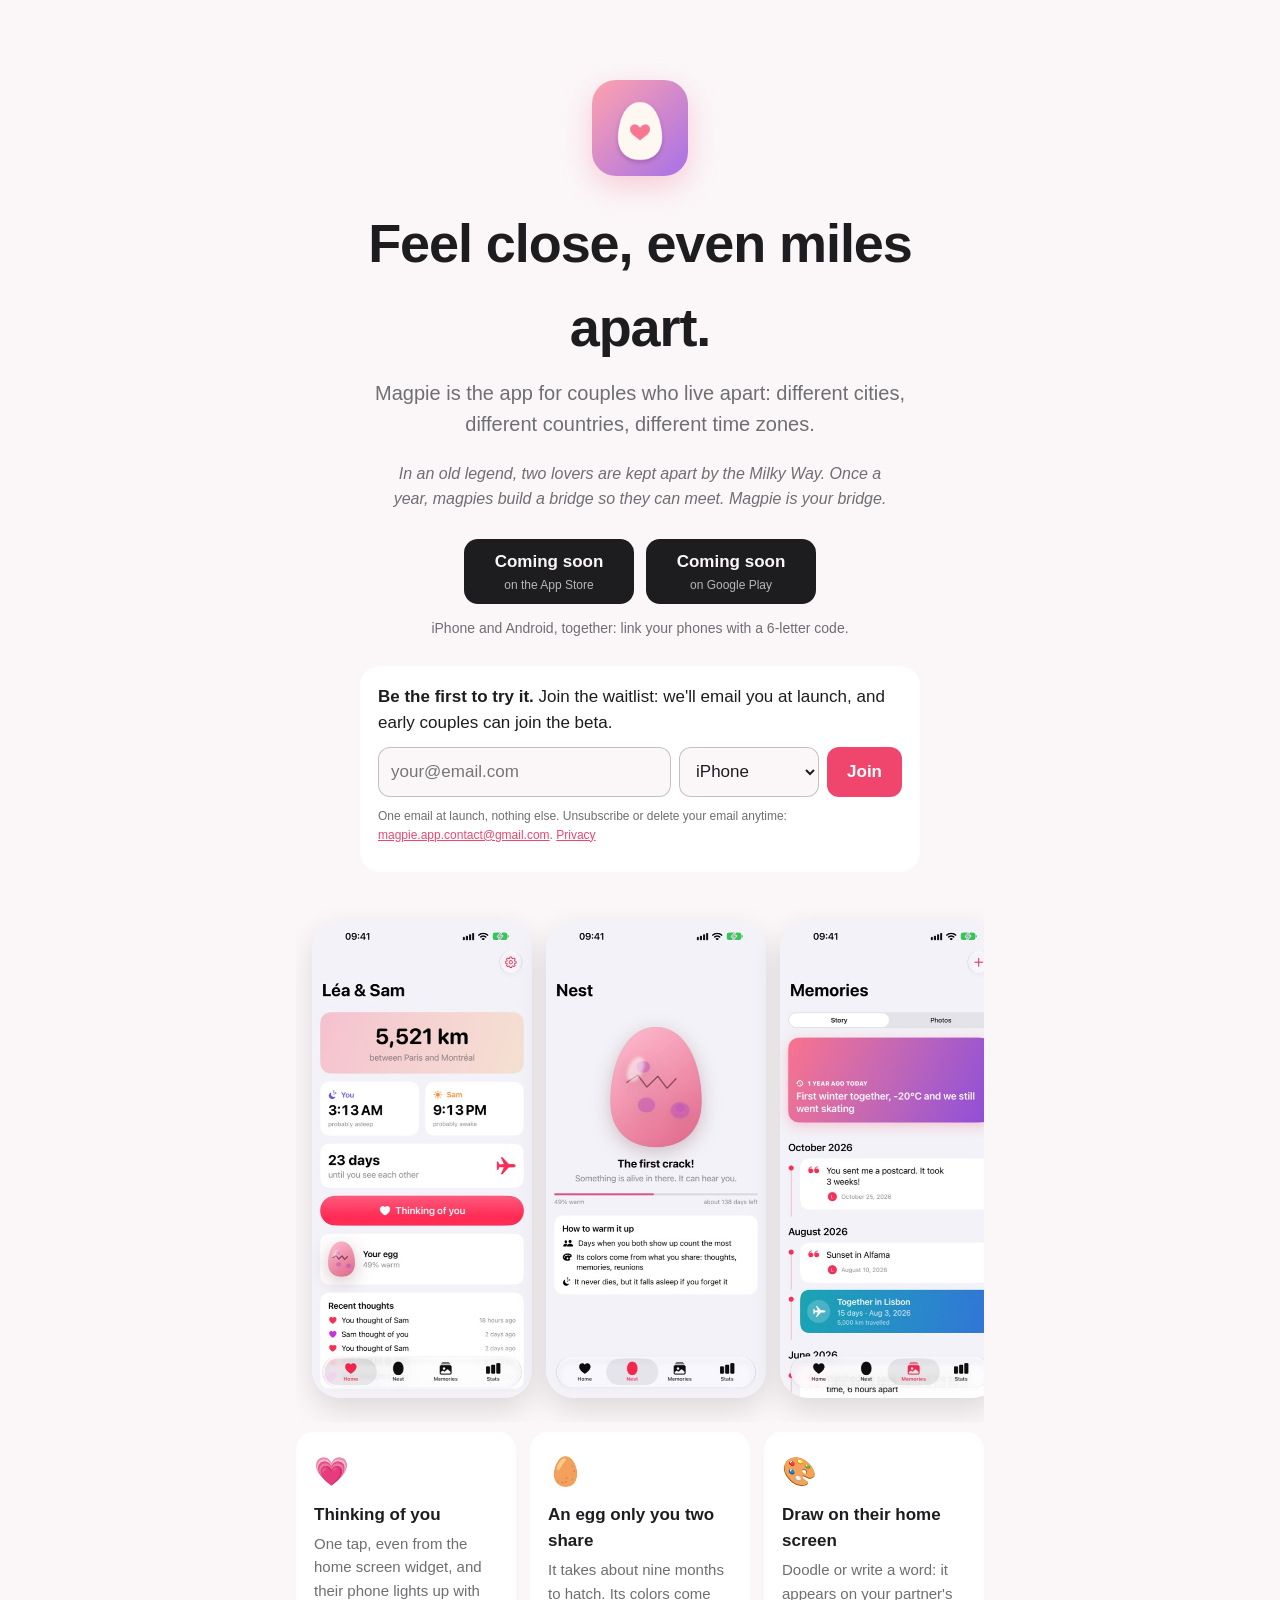
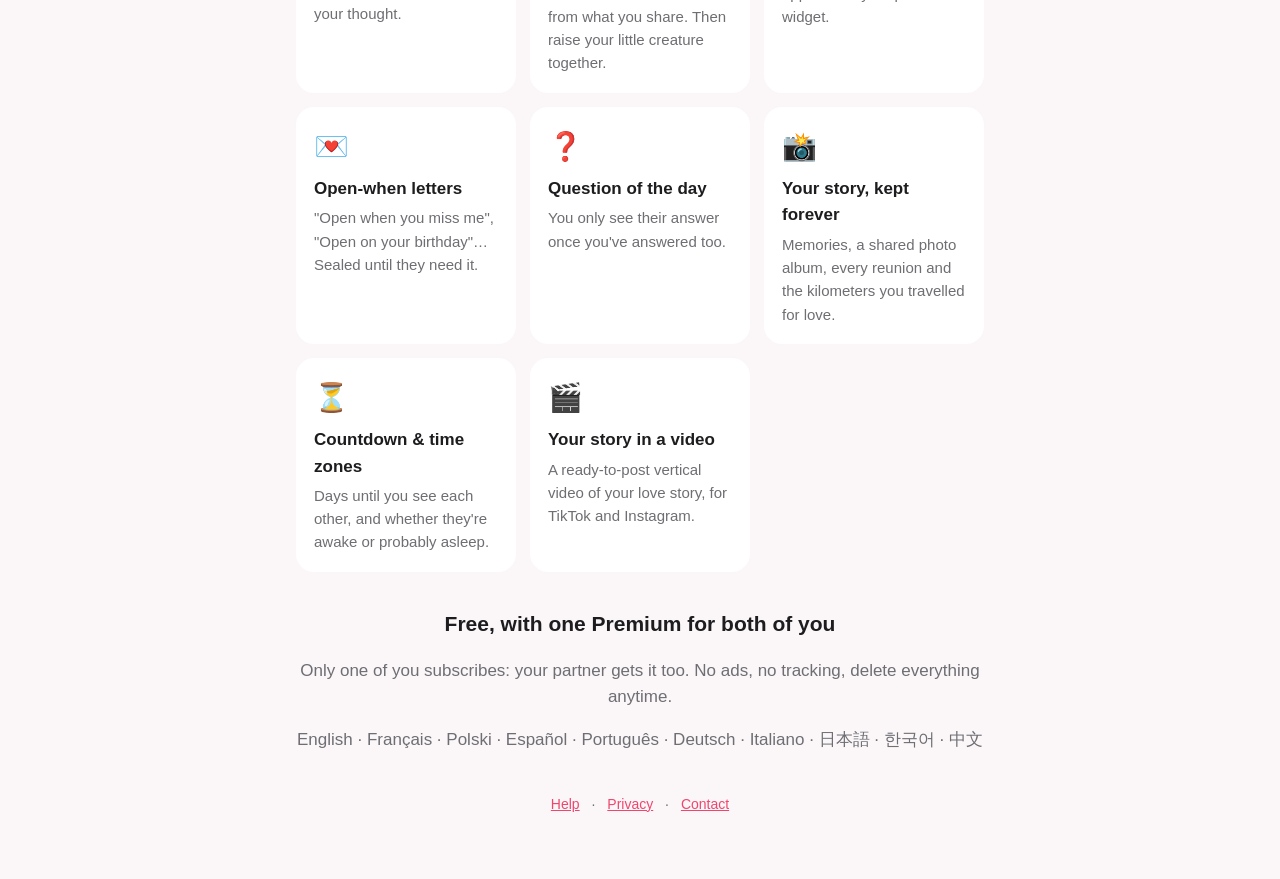
<file: index.html>
<!doctype html>
<html lang="en">
<head>
<meta charset="utf-8">
<meta name="viewport" content="width=device-width, initial-scale=1">
<title>Magpie – Long distance love</title>
<meta name="description" content="Magpie is the app for couples who live apart: think of each other, hatch an egg together, draw on each other's home screen, and keep your whole story.">
<meta property="og:title" content="Magpie – Long distance love">
<meta property="og:description" content="Feel close, even miles apart. One subscription for both of you.">
<meta property="og:image" content="https://zwyss1234.github.io/magpie/img/1-home.jpg">
<link rel="icon" href="icon.png">
<link rel="stylesheet" href="style.css">
<style>
  .hero { text-align: center; padding: 48px 16px 24px; }
  .hero img.logo { width: 96px; height: 96px; border-radius: 24px; box-shadow: 0 10px 30px rgba(240, 70, 110, .25); }
  .hero h1 { font-size: clamp(34px, 7vw, 54px); margin: 18px 0 8px; letter-spacing: -0.02em; }
  .hero p.lead { font-size: 20px; color: var(--muted); max-width: 560px; margin: 0 auto; }
  .legend { font-style: italic; color: var(--muted); max-width: 520px; margin: 22px auto 0; font-size: 16px; }
  .stores { display: flex; gap: 12px; justify-content: center; flex-wrap: wrap; margin: 28px 0 6px; }
  .store { background: var(--text); color: var(--bg); border-radius: 14px; padding: 10px 18px; font-weight: 600; text-decoration: none; min-width: 170px; }
  .store small { display: block; font-weight: 400; opacity: .7; font-size: 12px; }
  .shots { display: flex; gap: 14px; overflow-x: auto; padding: 24px 16px; scroll-snap-type: x mandatory; justify-content: safe center; }
  .shots img { width: 220px; flex: 0 0 auto; border-radius: 28px; box-shadow: 0 12px 30px rgba(0,0,0,.12); scroll-snap-align: center; }
  .features { display: grid; grid-template-columns: repeat(auto-fit, minmax(220px, 1fr)); gap: 14px; margin-top: 10px; }
  .feature { background: var(--card); border-radius: 18px; padding: 18px; }
  .feature .emoji { font-size: 28px; }
  .feature h3 { margin: 8px 0 4px; font-size: 17px; }
  .feature p { margin: 0; color: var(--muted); font-size: 15px; }
  .price { text-align: center; margin: 36px 0 8px; }
  footer { text-align: center; color: var(--muted); font-size: 14px; margin-top: 40px; }
  .waitlist { background: var(--card); border-radius: 20px; padding: 18px; max-width: 560px; margin: 26px auto 0; text-align: left; }
  .waitlist p { margin: 0 0 10px; }
  .waitlist .row { display: flex; gap: 8px; flex-wrap: wrap; }
  .waitlist input, .waitlist select { flex: 1 1 180px; min-width: 0; font: inherit; padding: 11px 12px; border-radius: 12px;
    border: 1px solid color-mix(in srgb, var(--muted) 40%, transparent); background: var(--bg); color: var(--text); }
  .waitlist select { flex: 0 1 140px; }
  .waitlist button { font: inherit; font-weight: 600; padding: 11px 20px; border-radius: 12px; border: 0; background: var(--pink); color: #fff; cursor: pointer; }
  .waitlist .fine { font-size: 12px; color: var(--muted); margin-top: 10px; }
  #status { font-weight: 600; margin: 8px 0 0; }
  footer a { margin: 0 8px; }
</style>
</head>
<body>
<main>
  <section class="hero">
    <img class="logo" src="icon.png" alt="Magpie">
    <h1>Feel close, even miles apart.</h1>
    <p class="lead">Magpie is the app for couples who live apart: different cities, different countries, different time zones.</p>
    <p class="legend">In an old legend, two lovers are kept apart by the Milky Way. Once a year, magpies build a bridge so they can meet. Magpie is your bridge.</p>
    <div class="stores">
      <span class="store">Coming soon<small>on the App Store</small></span>
      <span class="store">Coming soon<small>on Google Play</small></span>
    </div>
    <p class="muted" style="font-size:14px">iPhone and Android, together: link your phones with a 6-letter code.</p>
    <form id="waitlist" class="waitlist">
      <p><strong>Be the first to try it.</strong> Join the waitlist: we'll email you at launch, and early couples can join the beta.</p>
      <div class="row">
        <input type="email" id="email" required placeholder="your@email.com" autocomplete="email" aria-label="Email">
        <select id="platform" aria-label="Phone">
          <option value="iphone">iPhone</option>
          <option value="android">Android</option>
          <option value="both">One of each</option>
        </select>
        <button type="submit">Join</button>
      </div>
      <p class="fine">One email at launch, nothing else. Unsubscribe or delete your email anytime: <a href="mailto:magpie.app.contact@gmail.com">magpie.app.contact@gmail.com</a>. <a href="privacy.html">Privacy</a></p>
      <p id="status" role="status"></p>
    </form>
  </section>

  <div class="shots">
    <img src="img/1-home.jpg" alt="Home: distance, their time, countdown and Thinking of you">
    <img src="img/2-nest.jpg" alt="Your shared egg">
    <img src="img/3-memories.jpg" alt="Your journal of memories">
    <img src="img/4-stats.jpg" alt="Your story in numbers">
  </div>

  <section class="features">
    <div class="feature"><div class="emoji">💗</div><h3>Thinking of you</h3><p>One tap, even from the home screen widget, and their phone lights up with your thought.</p></div>
    <div class="feature"><div class="emoji">🥚</div><h3>An egg only you two share</h3><p>It takes about nine months to hatch. Its colors come from what you share. Then raise your little creature together.</p></div>
    <div class="feature"><div class="emoji">🎨</div><h3>Draw on their home screen</h3><p>Doodle or write a word: it appears on your partner's widget.</p></div>
    <div class="feature"><div class="emoji">💌</div><h3>Open-when letters</h3><p>"Open when you miss me", "Open on your birthday"… Sealed until they need it.</p></div>
    <div class="feature"><div class="emoji">❓</div><h3>Question of the day</h3><p>You only see their answer once you've answered too.</p></div>
    <div class="feature"><div class="emoji">📸</div><h3>Your story, kept forever</h3><p>Memories, a shared photo album, every reunion and the kilometers you travelled for love.</p></div>
    <div class="feature"><div class="emoji">⏳</div><h3>Countdown & time zones</h3><p>Days until you see each other, and whether they're awake or probably asleep.</p></div>
    <div class="feature"><div class="emoji">🎬</div><h3>Your story in a video</h3><p>A ready-to-post vertical video of your love story, for TikTok and Instagram.</p></div>
  </section>

  <section class="price">
    <h2>Free, with one Premium for both of you</h2>
    <p class="muted">Only one of you subscribes: your partner gets it too. No ads, no tracking, delete everything anytime.</p>
    <p class="muted">English · Français · Polski · Español · Português · Deutsch · Italiano · 日本語 · 한국어 · 中文</p>
  </section>

  <footer>
    <a href="help.html">Help</a> · <a href="privacy.html">Privacy</a> · <a href="mailto:magpie.app.contact@gmail.com">Contact</a>
  </footer>
</main>
<script>
// Adds the email to the Magpie waitlist (Supabase). The public key can only insert, never read the list.
const SUPABASE = "https://crdvxemnurfwjvztpykg.supabase.co";
const KEY = "sb_publishable_69IFvjjlGMx-WmCalLf8LA_6fEjCQSe";
// Where the visitor came from: ?src=tiktok, ?src=ig… (links in each bio), remembered while browsing the site.
const SOURCE = (() => {
  const clean = (v) => (v && /^[a-z0-9_-]{1,30}$/.test(v) ? v : null);
  const fromUrl = clean(new URLSearchParams(location.search).get("src"));
  try { if (fromUrl) sessionStorage.setItem("magpie-src", fromUrl); return fromUrl || clean(sessionStorage.getItem("magpie-src")); }
  catch { return fromUrl; }
})();
document.getElementById("waitlist").addEventListener("submit", async (event) => {
  event.preventDefault();
  const status = document.getElementById("status");
  const button = event.target.querySelector("button");
  button.disabled = true;
  status.textContent = "…";
  try {
    const res = await fetch(SUPABASE + "/rest/v1/waitlist", {
      method: "POST",
      headers: { apikey: KEY, Authorization: "Bearer " + KEY, "Content-Type": "application/json", Prefer: "return=minimal" },
      body: JSON.stringify({
        email: document.getElementById("email").value.trim().toLowerCase(),
        platform: document.getElementById("platform").value,
        lang: (navigator.language || "").slice(0, 10),
        ...(SOURCE ? { source: SOURCE } : {}),
      }),
    });
    // 409 = already on the list: same happy message.
    status.textContent = (res.ok || res.status === 409) ? "You're on the list 💞 See you at launch!" : "Something went wrong. Try again in a moment.";
  } catch {
    status.textContent = "No connection. Try again in a moment.";
  }
  button.disabled = false;
});
</script>
</body>
</html>
</file>
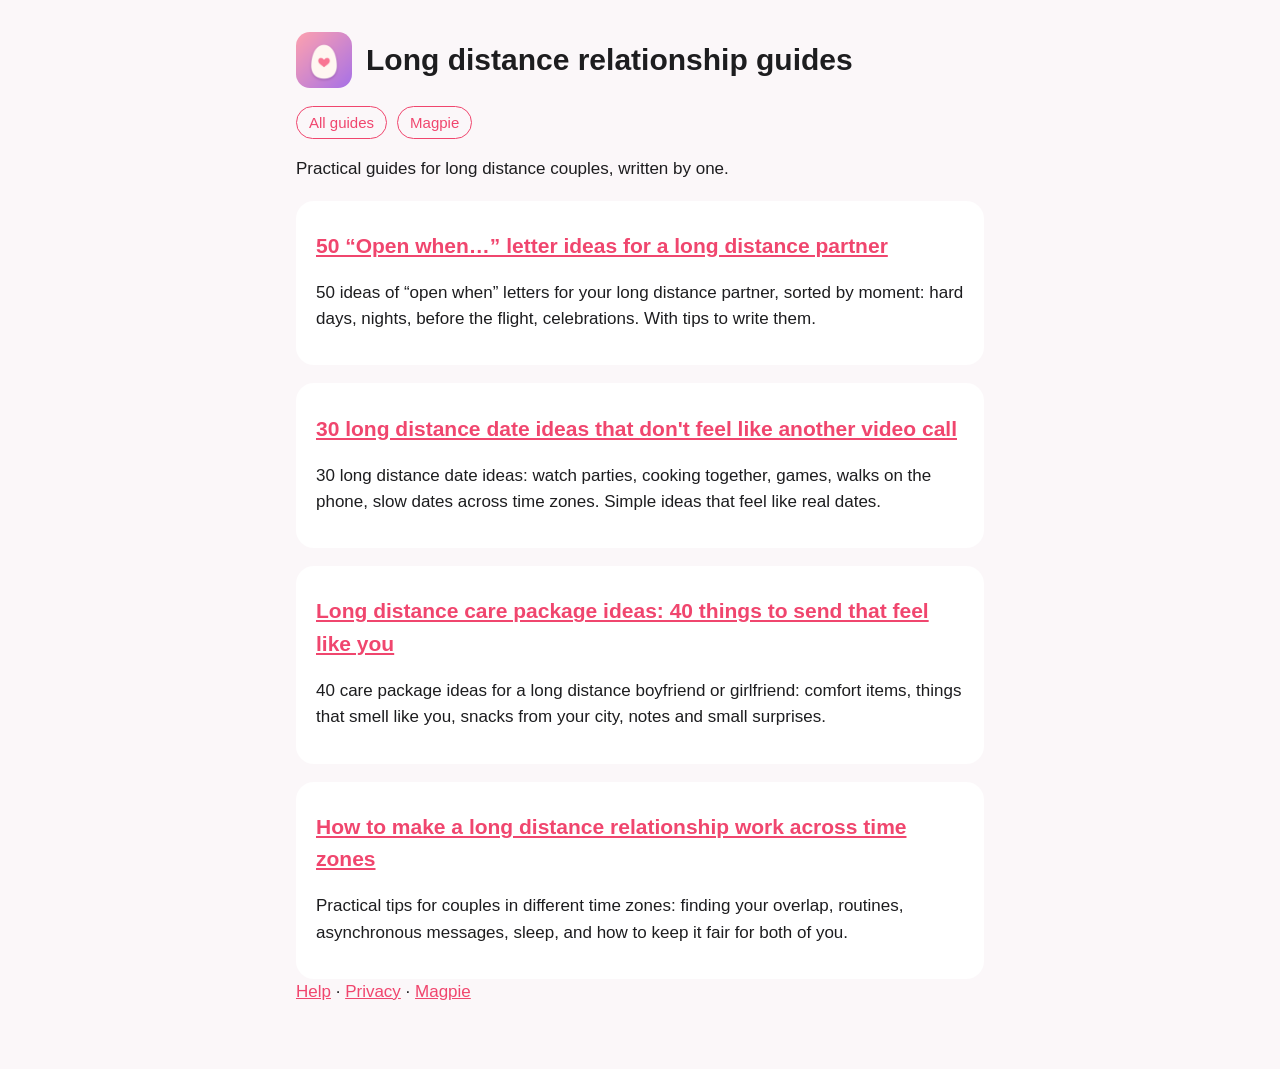
<file: guides/index.html>
<!doctype html>
<html lang="en">
<head>
<meta charset="utf-8">
<meta name="viewport" content="width=device-width, initial-scale=1">
<title>Long distance relationship guides</title>
<meta name="description" content="Practical guides for long distance couples: letters, dates, care packages, time zones.">
<link rel="canonical" href="https://zwyss1234.github.io/magpie/guides/">
<meta property="og:title" content="Long distance relationship guides">
<meta property="og:description" content="Practical guides for long distance couples: letters, dates, care packages, time zones.">
<meta property="og:image" content="https://zwyss1234.github.io/magpie/icon.png">
<link rel="stylesheet" href="../style.css">
<style>
.guide h2 { margin-top: 1.2em; } .guide ol { padding-left: 1.3em; } .guide li { margin: .25em 0; }
.cta { background: var(--card, #fff); border-radius: 20px; padding: 18px; margin: 26px 0; }
.cta a.button { display: inline-block; margin-top: 8px; padding: 11px 20px; border-radius: 12px; background: #ef5d8a; color: #fff; font-weight: 600; text-decoration: none; }
.related a { display: block; margin: 4px 0; }
</style>

</head>
<body>
<main class="guide">
<header><img src="../icon.png" alt=""><h1>Long distance relationship guides</h1></header>
<nav class="lang"><a href="./">All guides</a><a href="../?src=guide">Magpie</a></nav>
<p>Practical guides for long distance couples, written by one.</p><section class="card"><h2><a href="open-when-letters.html">50 “Open when…” letter ideas for a long distance partner</a></h2><p>50 ideas of “open when” letters for your long distance partner, sorted by moment: hard days, nights, before the flight, celebrations. With tips to write them.</p></section><section class="card"><h2><a href="long-distance-date-ideas.html">30 long distance date ideas that don&#x27;t feel like another video call</a></h2><p>30 long distance date ideas: watch parties, cooking together, games, walks on the phone, slow dates across time zones. Simple ideas that feel like real dates.</p></section><section class="card"><h2><a href="care-package-ideas.html">Long distance care package ideas: 40 things to send that feel like you</a></h2><p>40 care package ideas for a long distance boyfriend or girlfriend: comfort items, things that smell like you, snacks from your city, notes and small surprises.</p></section><section class="card"><h2><a href="time-zones-long-distance.html">How to make a long distance relationship work across time zones</a></h2><p>Practical tips for couples in different time zones: finding your overlap, routines, asynchronous messages, sleep, and how to keep it fair for both of you.</p></section>
<footer><a href="../help.html">Help</a> · <a href="../privacy.html">Privacy</a> · <a href="../?src=guide">Magpie</a></footer>
</main>
</body>
</html>
</file>
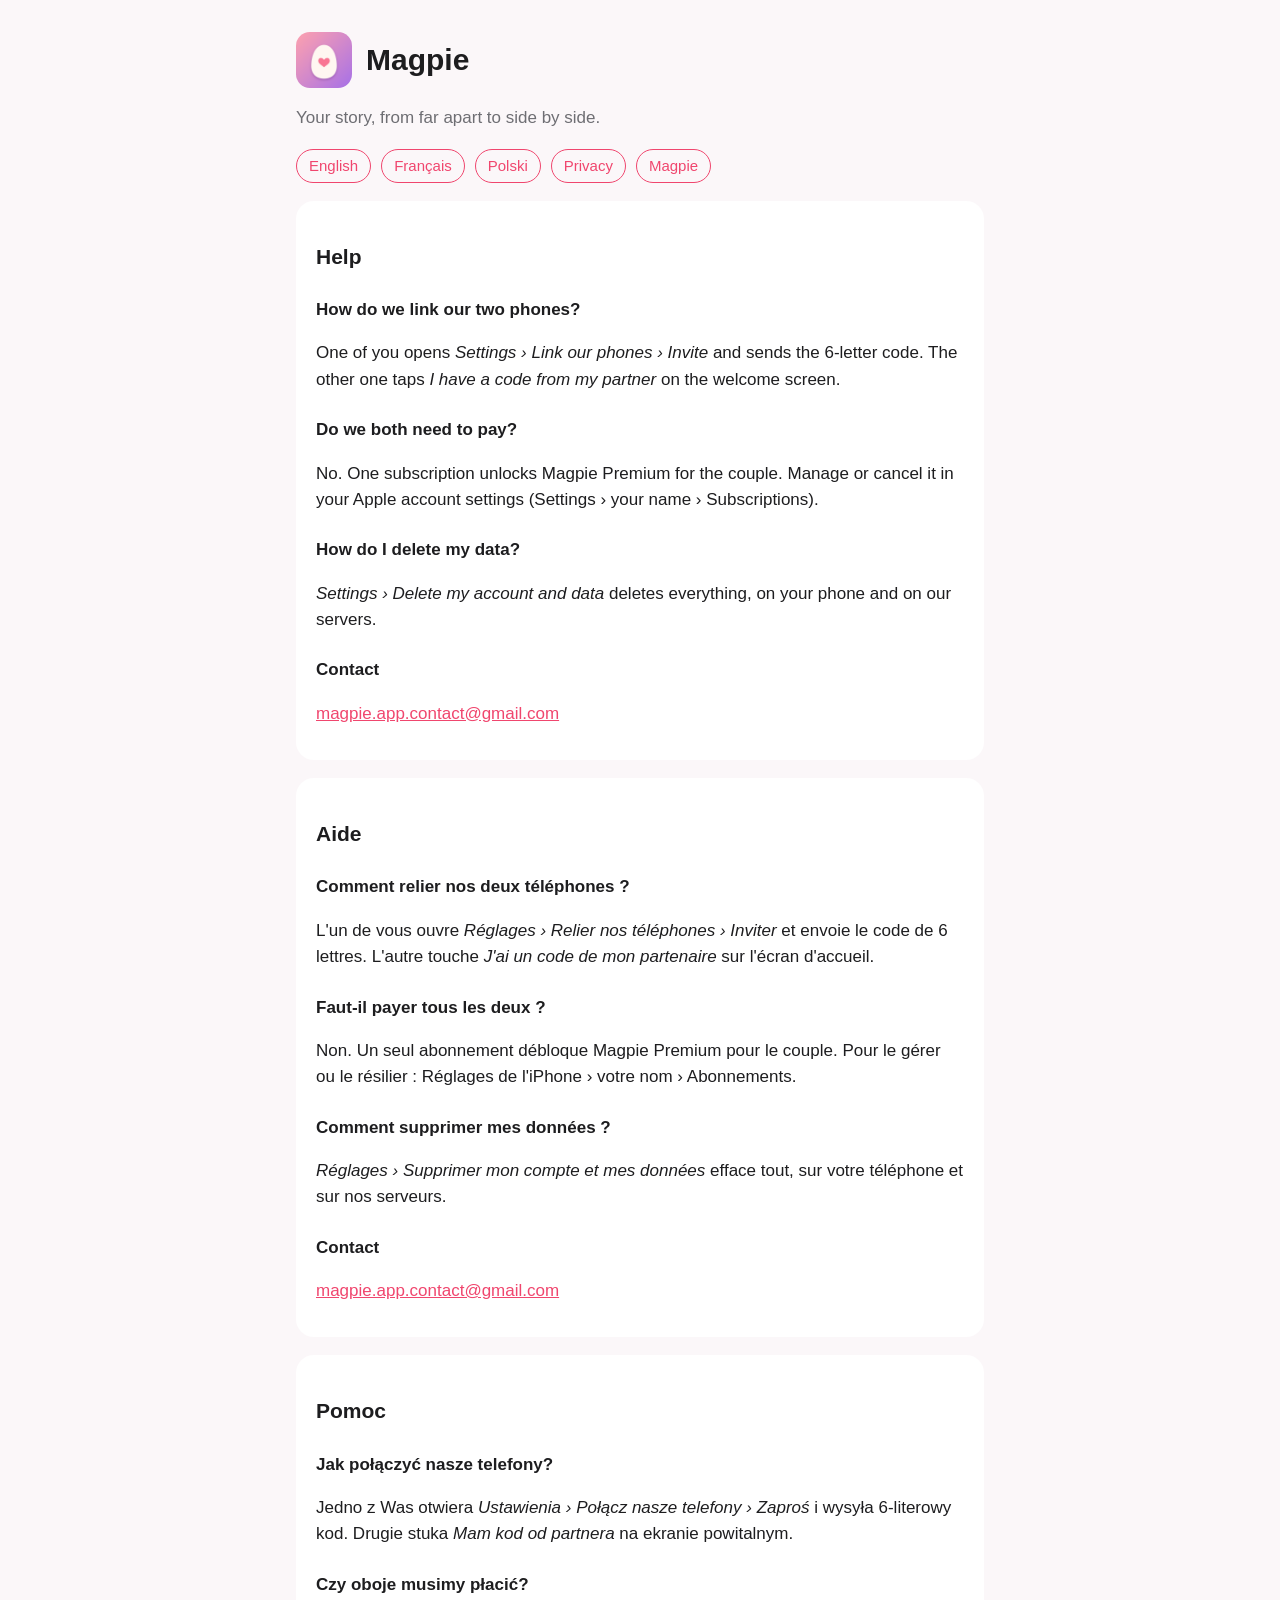
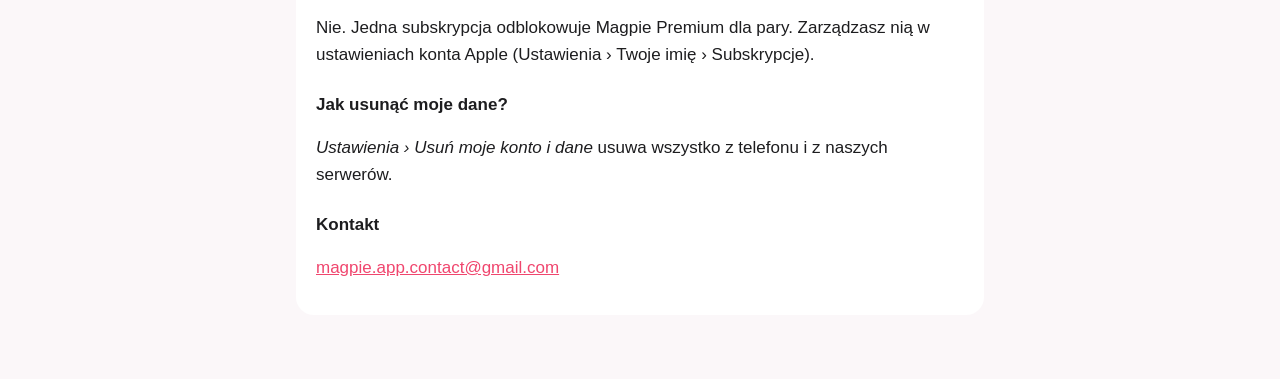
<file: help.html>
<!doctype html>
<html lang="en">
<head>
<meta charset="utf-8">
<meta name="viewport" content="width=device-width, initial-scale=1">
<title>Magpie – Help</title>
<link rel="stylesheet" href="style.css">
</head>
<body>
<main>
<header><img src="icon.png" alt=""><h1>Magpie</h1></header>
<p class="muted">Your story, from far apart to side by side.</p>
<nav class="lang"><a href="#en">English</a><a href="#fr">Français</a><a href="#pl">Polski</a><a href="privacy.html">Privacy</a><a href="./">Magpie</a></nav>

<section class="card" id="en">
<h2>Help</h2>
<h3>How do we link our two phones?</h3>
<p>One of you opens <em>Settings › Link our phones › Invite</em> and sends the 6-letter code. The other one taps <em>I have a code from my partner</em> on the welcome screen.</p>
<h3>Do we both need to pay?</h3>
<p>No. One subscription unlocks Magpie Premium for the couple. Manage or cancel it in your Apple account settings (Settings › your name › Subscriptions).</p>
<h3>How do I delete my data?</h3>
<p><em>Settings › Delete my account and data</em> deletes everything, on your phone and on our servers.</p>
<h3>Contact</h3>
<p><a href="mailto:magpie.app.contact@gmail.com">magpie.app.contact@gmail.com</a></p>
</section>

<section class="card" id="fr">
<h2>Aide</h2>
<h3>Comment relier nos deux téléphones ?</h3>
<p>L'un de vous ouvre <em>Réglages › Relier nos téléphones › Inviter</em> et envoie le code de 6 lettres. L'autre touche <em>J'ai un code de mon partenaire</em> sur l'écran d'accueil.</p>
<h3>Faut-il payer tous les deux ?</h3>
<p>Non. Un seul abonnement débloque Magpie Premium pour le couple. Pour le gérer ou le résilier : Réglages de l'iPhone › votre nom › Abonnements.</p>
<h3>Comment supprimer mes données ?</h3>
<p><em>Réglages › Supprimer mon compte et mes données</em> efface tout, sur votre téléphone et sur nos serveurs.</p>
<h3>Contact</h3>
<p><a href="mailto:magpie.app.contact@gmail.com">magpie.app.contact@gmail.com</a></p>
</section>

<section class="card" id="pl">
<h2>Pomoc</h2>
<h3>Jak połączyć nasze telefony?</h3>
<p>Jedno z Was otwiera <em>Ustawienia › Połącz nasze telefony › Zaproś</em> i wysyła 6-literowy kod. Drugie stuka <em>Mam kod od partnera</em> na ekranie powitalnym.</p>
<h3>Czy oboje musimy płacić?</h3>
<p>Nie. Jedna subskrypcja odblokowuje Magpie Premium dla pary. Zarządzasz nią w ustawieniach konta Apple (Ustawienia › Twoje imię › Subskrypcje).</p>
<h3>Jak usunąć moje dane?</h3>
<p><em>Ustawienia › Usuń moje konto i dane</em> usuwa wszystko z telefonu i z naszych serwerów.</p>
<h3>Kontakt</h3>
<p><a href="mailto:magpie.app.contact@gmail.com">magpie.app.contact@gmail.com</a></p>
</section>
</main>
</body>
</html>
</file>
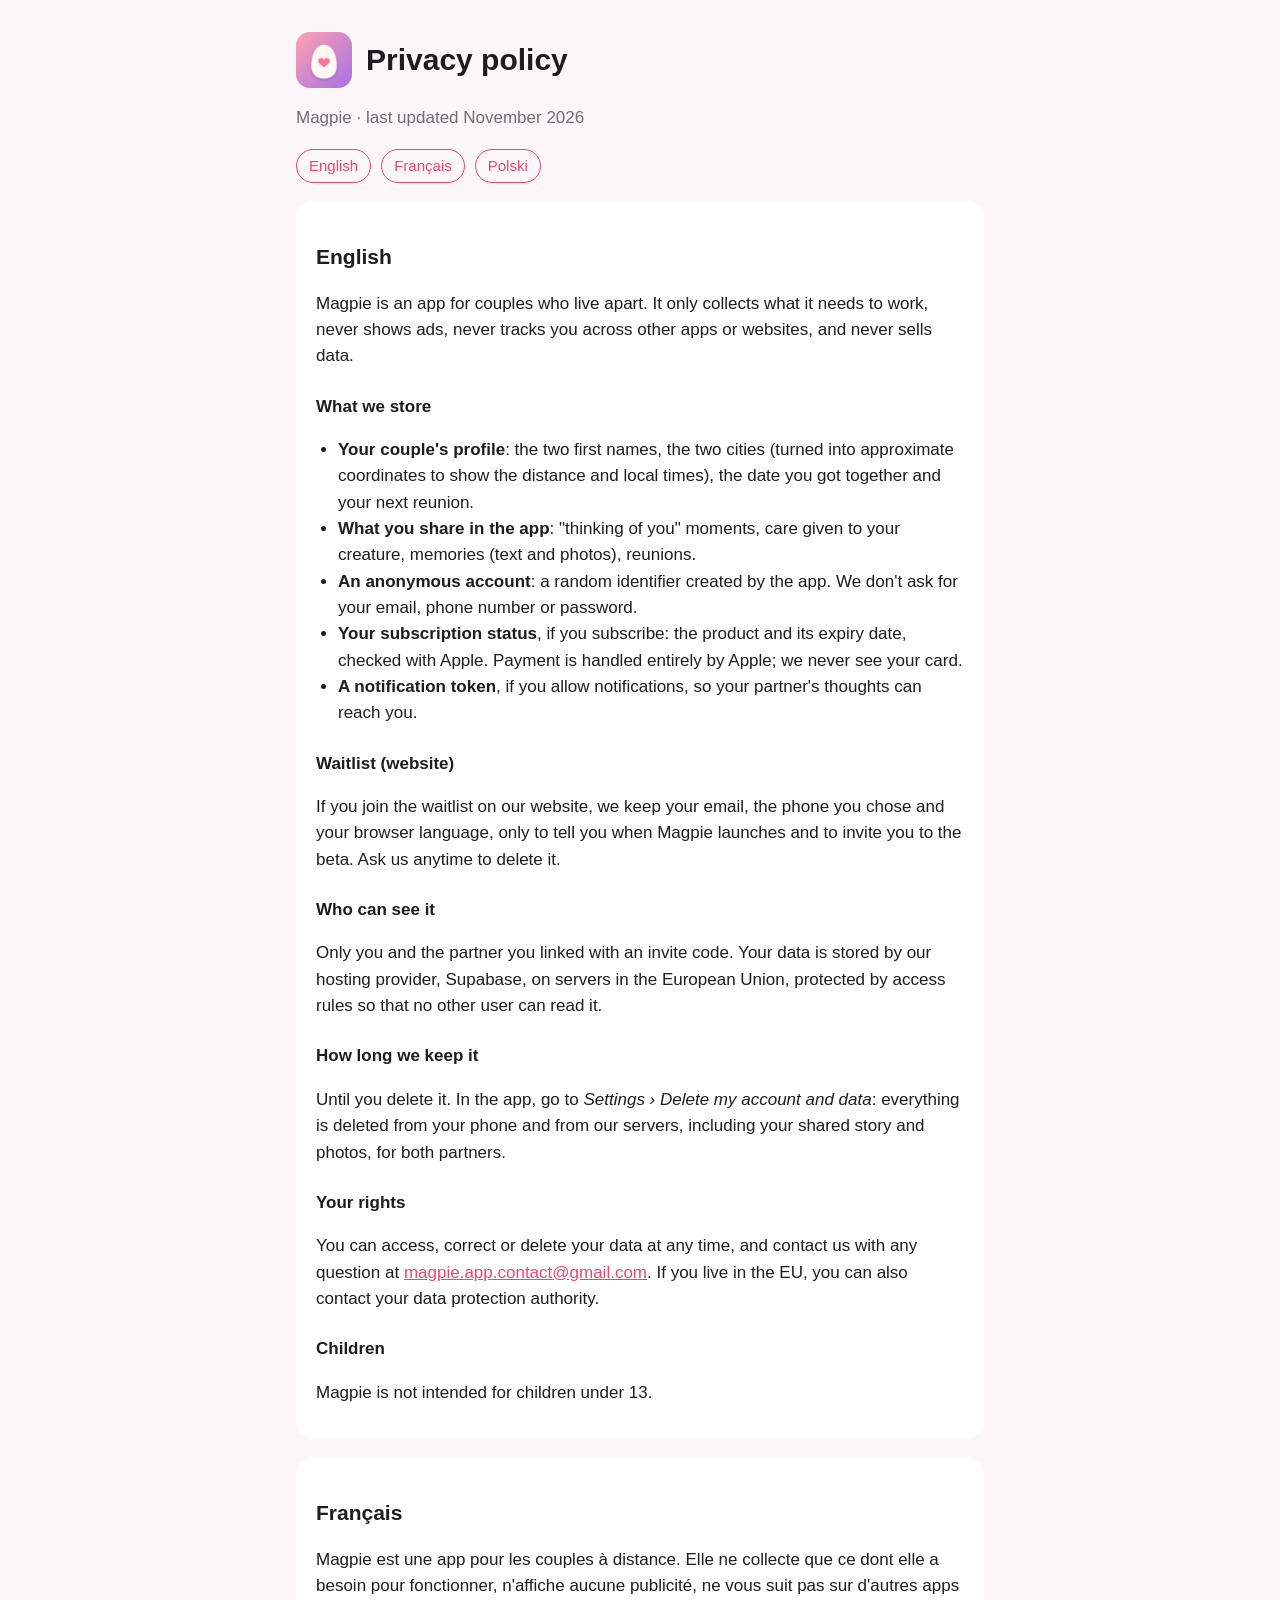
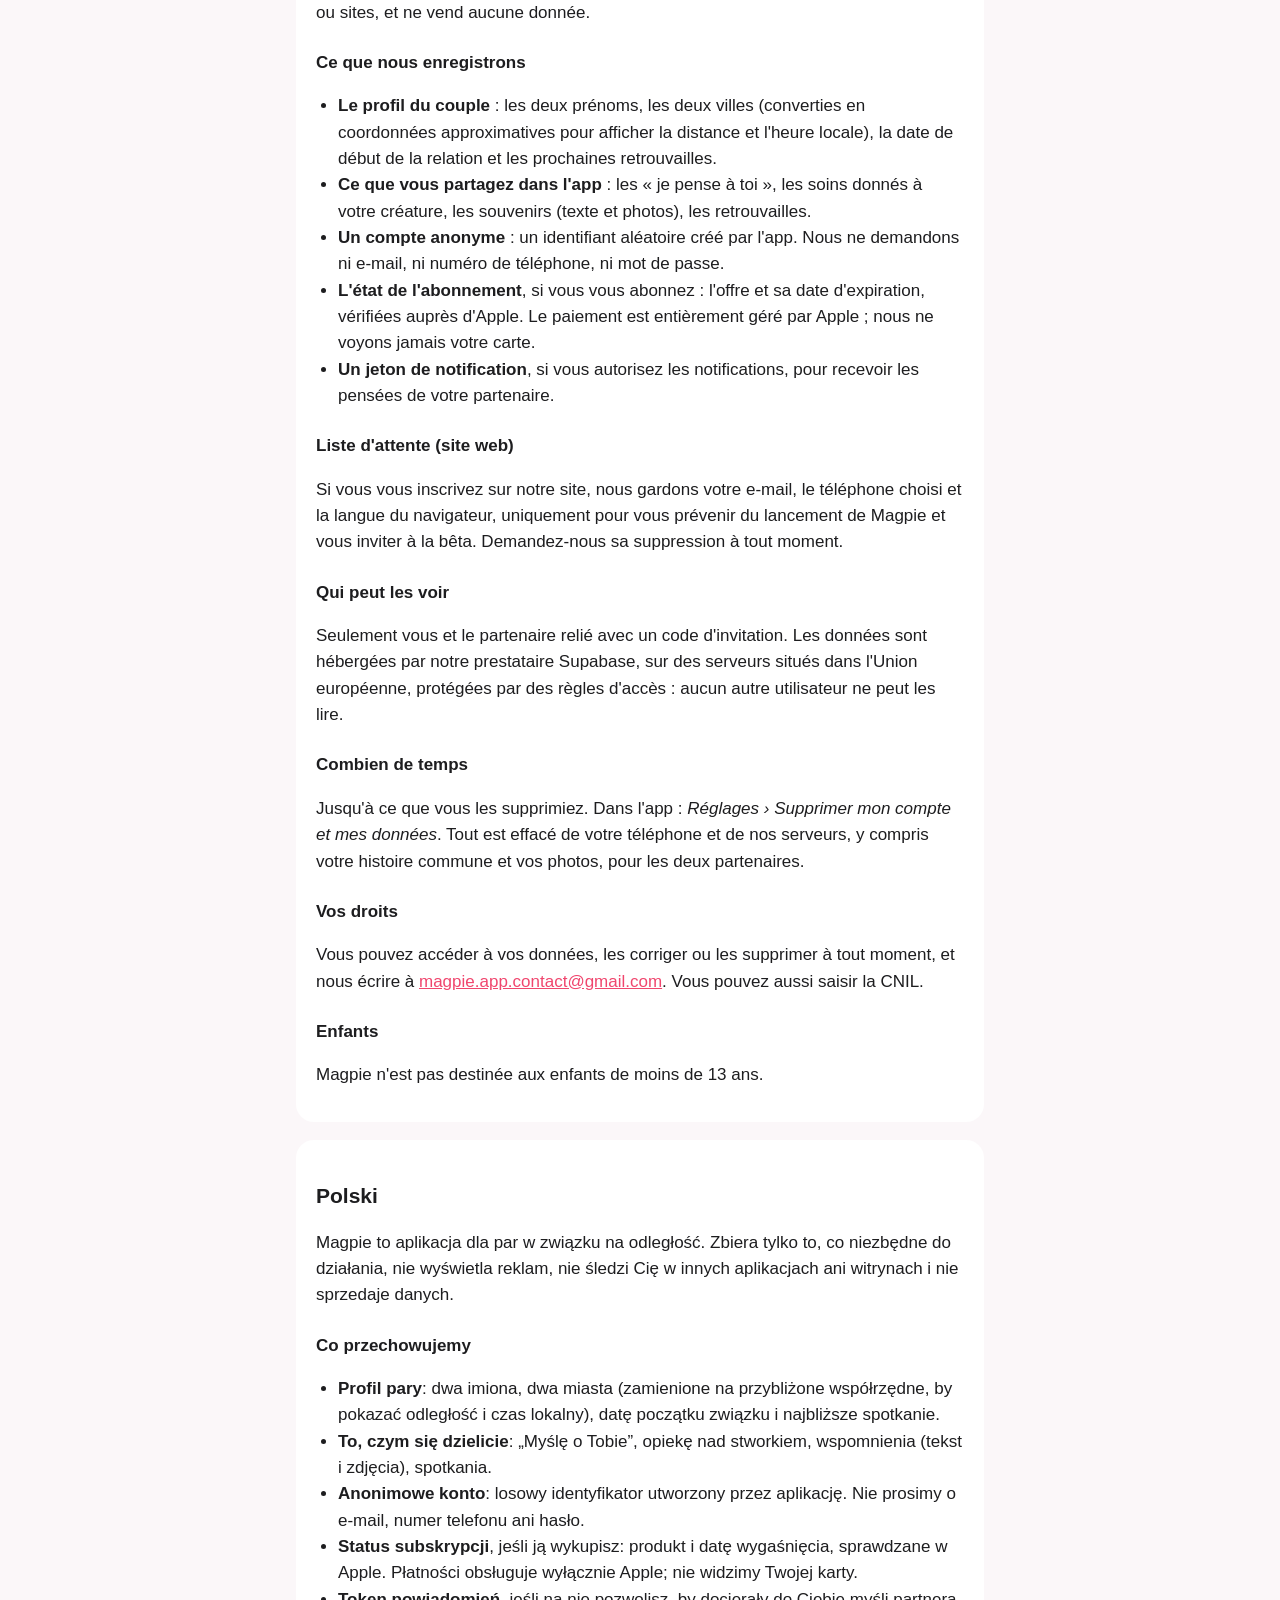
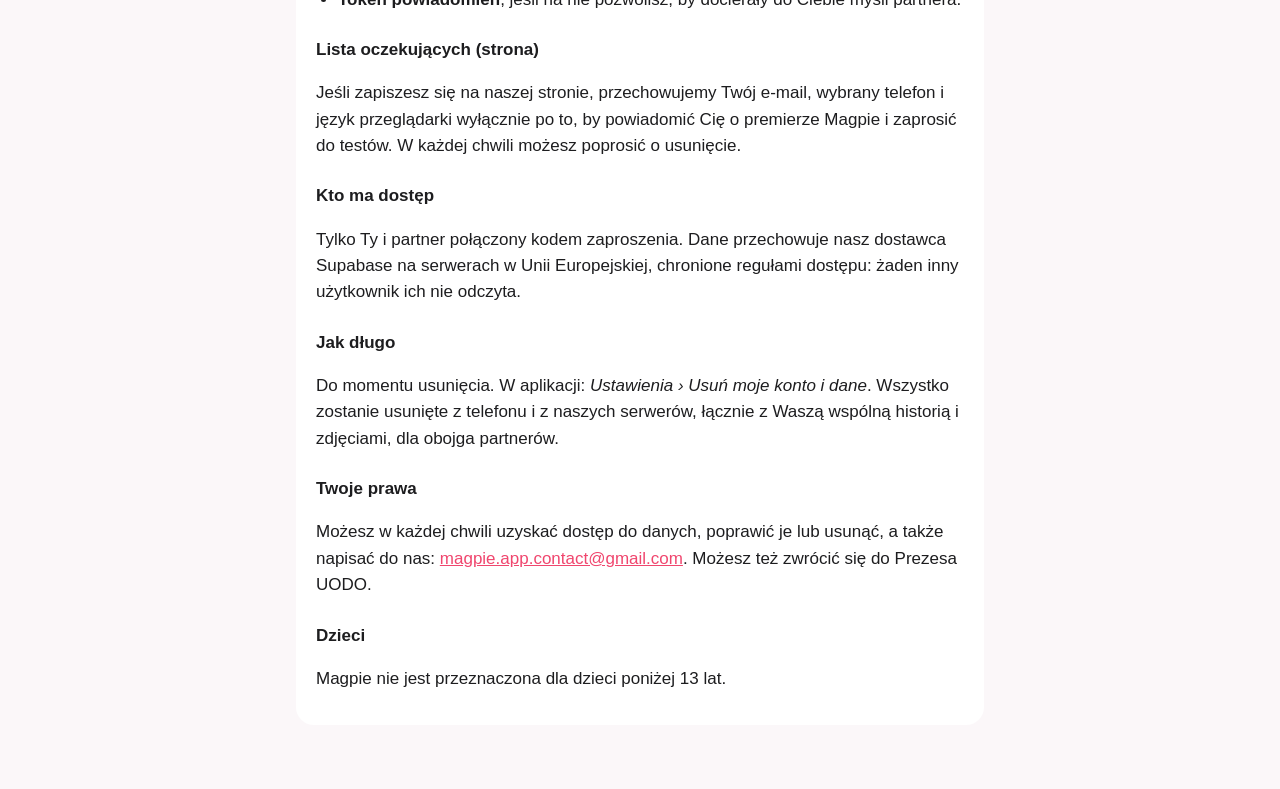
<file: privacy.html>
<!doctype html>
<html lang="en">
<head>
<meta charset="utf-8">
<meta name="viewport" content="width=device-width, initial-scale=1">
<title>Magpie – Privacy policy</title>
<link rel="stylesheet" href="style.css">
</head>
<body>
<main>
<header><img src="icon.png" alt=""><h1>Privacy policy</h1></header>
<p class="muted">Magpie · last updated November 2026</p>
<nav class="lang"><a href="#en">English</a><a href="#fr">Français</a><a href="#pl">Polski</a></nav>

<section class="card" id="en">
<h2>English</h2>
<p>Magpie is an app for couples who live apart. It only collects what it needs to work, never shows ads, never tracks you across other apps or websites, and never sells data.</p>
<h3>What we store</h3>
<ul>
<li><strong>Your couple's profile</strong>: the two first names, the two cities (turned into approximate coordinates to show the distance and local times), the date you got together and your next reunion.</li>
<li><strong>What you share in the app</strong>: "thinking of you" moments, care given to your creature, memories (text and photos), reunions.</li>
<li><strong>An anonymous account</strong>: a random identifier created by the app. We don't ask for your email, phone number or password.</li>
<li><strong>Your subscription status</strong>, if you subscribe: the product and its expiry date, checked with Apple. Payment is handled entirely by Apple; we never see your card.</li>
<li><strong>A notification token</strong>, if you allow notifications, so your partner's thoughts can reach you.</li>
</ul>
<h3>Waitlist (website)</h3>
<p>If you join the waitlist on our website, we keep your email, the phone you chose and your browser language, only to tell you when Magpie launches and to invite you to the beta. Ask us anytime to delete it.</p>
<h3>Who can see it</h3>
<p>Only you and the partner you linked with an invite code. Your data is stored by our hosting provider, Supabase, on servers in the European Union, protected by access rules so that no other user can read it.</p>
<h3>How long we keep it</h3>
<p>Until you delete it. In the app, go to <em>Settings › Delete my account and data</em>: everything is deleted from your phone and from our servers, including your shared story and photos, for both partners.</p>
<h3>Your rights</h3>
<p>You can access, correct or delete your data at any time, and contact us with any question at <a href="mailto:magpie.app.contact@gmail.com">magpie.app.contact@gmail.com</a>. If you live in the EU, you can also contact your data protection authority.</p>
<h3>Children</h3>
<p>Magpie is not intended for children under 13.</p>
</section>

<section class="card" id="fr">
<h2>Français</h2>
<p>Magpie est une app pour les couples à distance. Elle ne collecte que ce dont elle a besoin pour fonctionner, n'affiche aucune publicité, ne vous suit pas sur d'autres apps ou sites, et ne vend aucune donnée.</p>
<h3>Ce que nous enregistrons</h3>
<ul>
<li><strong>Le profil du couple</strong> : les deux prénoms, les deux villes (converties en coordonnées approximatives pour afficher la distance et l'heure locale), la date de début de la relation et les prochaines retrouvailles.</li>
<li><strong>Ce que vous partagez dans l'app</strong> : les « je pense à toi », les soins donnés à votre créature, les souvenirs (texte et photos), les retrouvailles.</li>
<li><strong>Un compte anonyme</strong> : un identifiant aléatoire créé par l'app. Nous ne demandons ni e-mail, ni numéro de téléphone, ni mot de passe.</li>
<li><strong>L'état de l'abonnement</strong>, si vous vous abonnez : l'offre et sa date d'expiration, vérifiées auprès d'Apple. Le paiement est entièrement géré par Apple ; nous ne voyons jamais votre carte.</li>
<li><strong>Un jeton de notification</strong>, si vous autorisez les notifications, pour recevoir les pensées de votre partenaire.</li>
</ul>
<h3>Liste d'attente (site web)</h3>
<p>Si vous vous inscrivez sur notre site, nous gardons votre e-mail, le téléphone choisi et la langue du navigateur, uniquement pour vous prévenir du lancement de Magpie et vous inviter à la bêta. Demandez-nous sa suppression à tout moment.</p>
<h3>Qui peut les voir</h3>
<p>Seulement vous et le partenaire relié avec un code d'invitation. Les données sont hébergées par notre prestataire Supabase, sur des serveurs situés dans l'Union européenne, protégées par des règles d'accès : aucun autre utilisateur ne peut les lire.</p>
<h3>Combien de temps</h3>
<p>Jusqu'à ce que vous les supprimiez. Dans l'app : <em>Réglages › Supprimer mon compte et mes données</em>. Tout est effacé de votre téléphone et de nos serveurs, y compris votre histoire commune et vos photos, pour les deux partenaires.</p>
<h3>Vos droits</h3>
<p>Vous pouvez accéder à vos données, les corriger ou les supprimer à tout moment, et nous écrire à <a href="mailto:magpie.app.contact@gmail.com">magpie.app.contact@gmail.com</a>. Vous pouvez aussi saisir la CNIL.</p>
<h3>Enfants</h3>
<p>Magpie n'est pas destinée aux enfants de moins de 13 ans.</p>
</section>

<section class="card" id="pl">
<h2>Polski</h2>
<p>Magpie to aplikacja dla par w związku na odległość. Zbiera tylko to, co niezbędne do działania, nie wyświetla reklam, nie śledzi Cię w innych aplikacjach ani witrynach i nie sprzedaje danych.</p>
<h3>Co przechowujemy</h3>
<ul>
<li><strong>Profil pary</strong>: dwa imiona, dwa miasta (zamienione na przybliżone współrzędne, by pokazać odległość i czas lokalny), datę początku związku i najbliższe spotkanie.</li>
<li><strong>To, czym się dzielicie</strong>: „Myślę o Tobie”, opiekę nad stworkiem, wspomnienia (tekst i zdjęcia), spotkania.</li>
<li><strong>Anonimowe konto</strong>: losowy identyfikator utworzony przez aplikację. Nie prosimy o e-mail, numer telefonu ani hasło.</li>
<li><strong>Status subskrypcji</strong>, jeśli ją wykupisz: produkt i datę wygaśnięcia, sprawdzane w Apple. Płatności obsługuje wyłącznie Apple; nie widzimy Twojej karty.</li>
<li><strong>Token powiadomień</strong>, jeśli na nie pozwolisz, by docierały do Ciebie myśli partnera.</li>
</ul>
<h3>Lista oczekujących (strona)</h3>
<p>Jeśli zapiszesz się na naszej stronie, przechowujemy Twój e-mail, wybrany telefon i język przeglądarki wyłącznie po to, by powiadomić Cię o premierze Magpie i zaprosić do testów. W każdej chwili możesz poprosić o usunięcie.</p>
<h3>Kto ma dostęp</h3>
<p>Tylko Ty i partner połączony kodem zaproszenia. Dane przechowuje nasz dostawca Supabase na serwerach w Unii Europejskiej, chronione regułami dostępu: żaden inny użytkownik ich nie odczyta.</p>
<h3>Jak długo</h3>
<p>Do momentu usunięcia. W aplikacji: <em>Ustawienia › Usuń moje konto i dane</em>. Wszystko zostanie usunięte z telefonu i z naszych serwerów, łącznie z Waszą wspólną historią i zdjęciami, dla obojga partnerów.</p>
<h3>Twoje prawa</h3>
<p>Możesz w każdej chwili uzyskać dostęp do danych, poprawić je lub usunąć, a także napisać do nas: <a href="mailto:magpie.app.contact@gmail.com">magpie.app.contact@gmail.com</a>. Możesz też zwrócić się do Prezesa UODO.</p>
<h3>Dzieci</h3>
<p>Magpie nie jest przeznaczona dla dzieci poniżej 13 lat.</p>
</section>
</main>
</body>
</html>
</file>
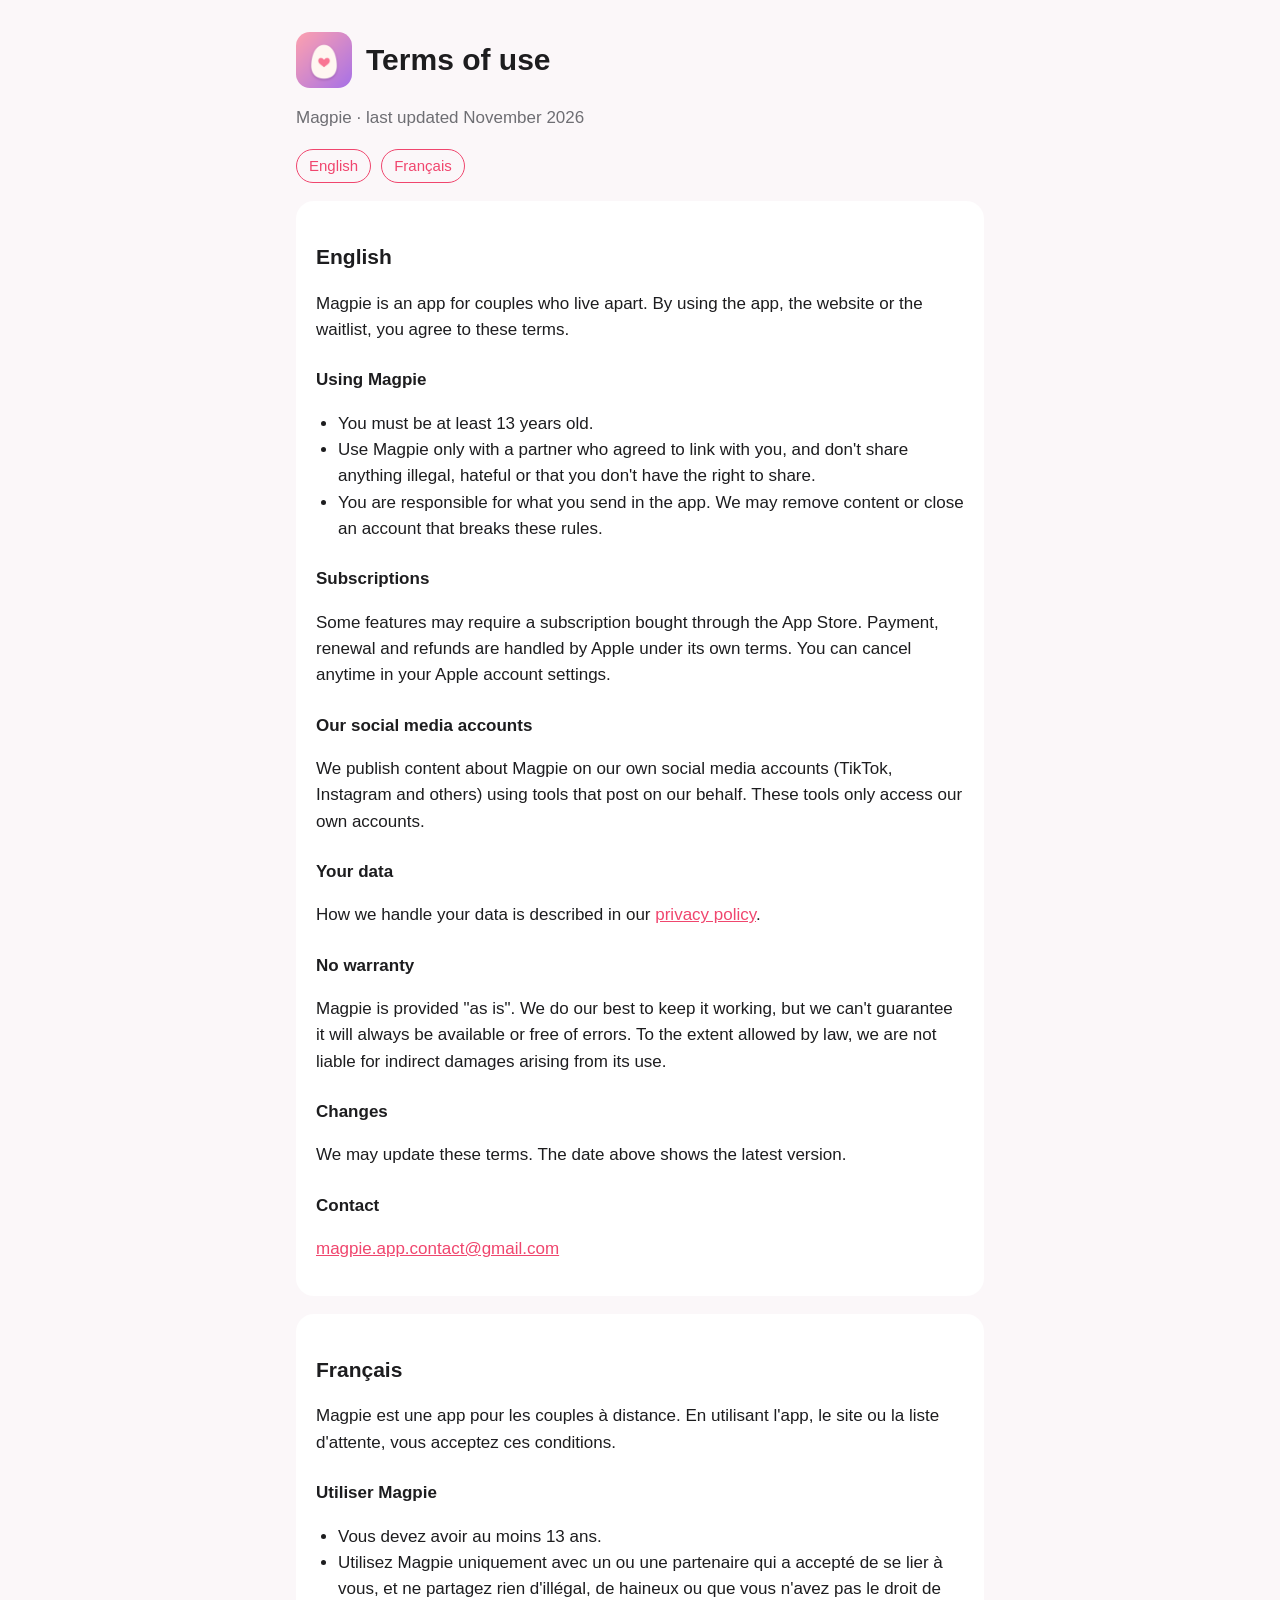
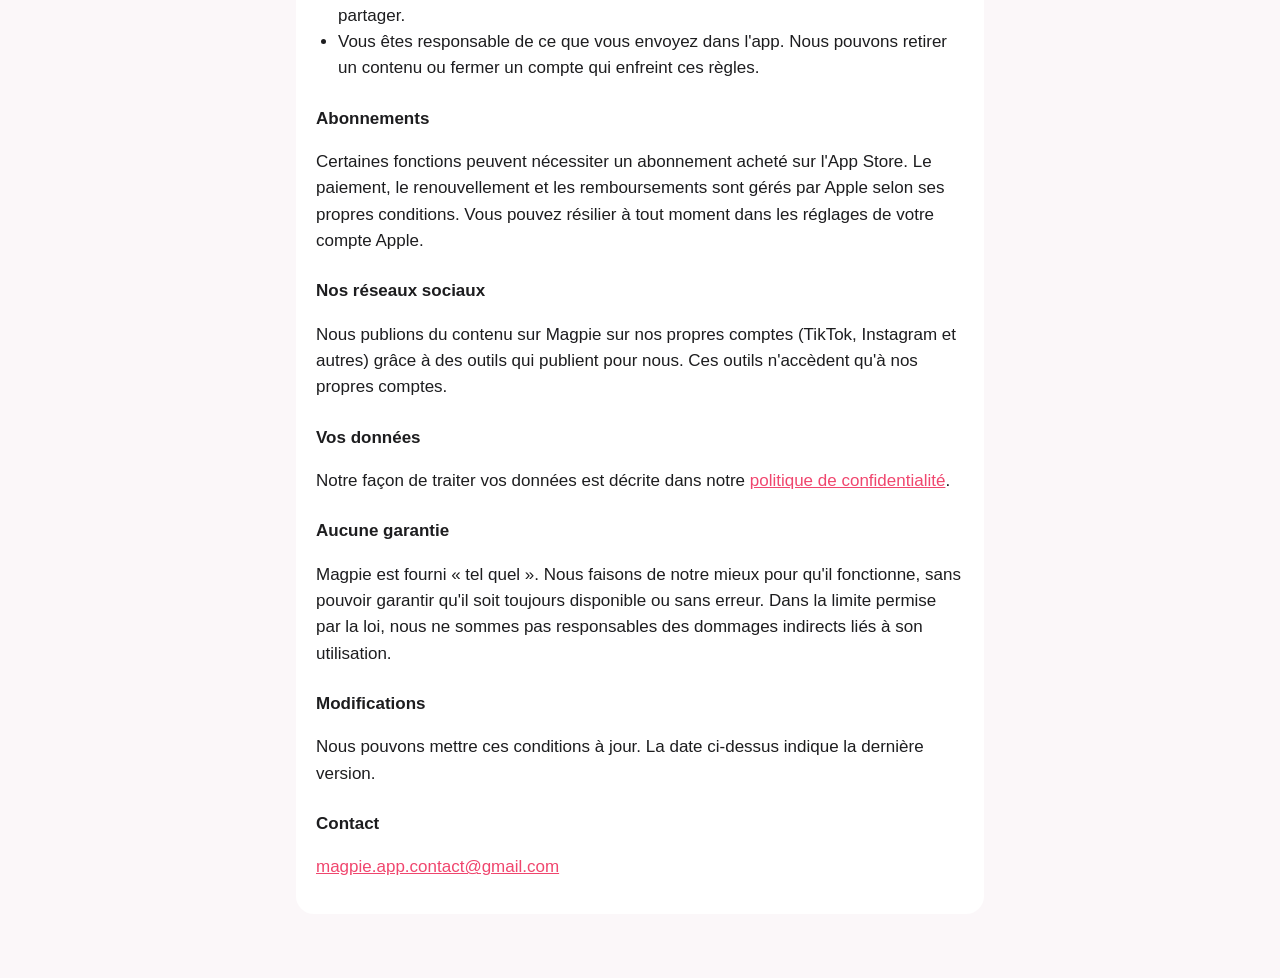
<file: terms.html>
<!doctype html>
<html lang="en">
<head>
<meta charset="utf-8">
<meta name="viewport" content="width=device-width, initial-scale=1">
<title>Magpie – Terms of use</title>
<link rel="stylesheet" href="style.css">
</head>
<body>
<main>
<header><img src="icon.png" alt=""><h1>Terms of use</h1></header>
<p class="muted">Magpie · last updated November 2026</p>
<nav class="lang"><a href="#en">English</a><a href="#fr">Français</a></nav>

<section class="card" id="en">
<h2>English</h2>
<p>Magpie is an app for couples who live apart. By using the app, the website or the waitlist, you agree to these terms.</p>
<h3>Using Magpie</h3>
<ul>
<li>You must be at least 13 years old.</li>
<li>Use Magpie only with a partner who agreed to link with you, and don't share anything illegal, hateful or that you don't have the right to share.</li>
<li>You are responsible for what you send in the app. We may remove content or close an account that breaks these rules.</li>
</ul>
<h3>Subscriptions</h3>
<p>Some features may require a subscription bought through the App Store. Payment, renewal and refunds are handled by Apple under its own terms. You can cancel anytime in your Apple account settings.</p>
<h3>Our social media accounts</h3>
<p>We publish content about Magpie on our own social media accounts (TikTok, Instagram and others) using tools that post on our behalf. These tools only access our own accounts.</p>
<h3>Your data</h3>
<p>How we handle your data is described in our <a href="privacy.html">privacy policy</a>.</p>
<h3>No warranty</h3>
<p>Magpie is provided "as is". We do our best to keep it working, but we can't guarantee it will always be available or free of errors. To the extent allowed by law, we are not liable for indirect damages arising from its use.</p>
<h3>Changes</h3>
<p>We may update these terms. The date above shows the latest version.</p>
<h3>Contact</h3>
<p><a href="mailto:magpie.app.contact@gmail.com">magpie.app.contact@gmail.com</a></p>
</section>

<section class="card" id="fr">
<h2>Français</h2>
<p>Magpie est une app pour les couples à distance. En utilisant l'app, le site ou la liste d'attente, vous acceptez ces conditions.</p>
<h3>Utiliser Magpie</h3>
<ul>
<li>Vous devez avoir au moins 13 ans.</li>
<li>Utilisez Magpie uniquement avec un ou une partenaire qui a accepté de se lier à vous, et ne partagez rien d'illégal, de haineux ou que vous n'avez pas le droit de partager.</li>
<li>Vous êtes responsable de ce que vous envoyez dans l'app. Nous pouvons retirer un contenu ou fermer un compte qui enfreint ces règles.</li>
</ul>
<h3>Abonnements</h3>
<p>Certaines fonctions peuvent nécessiter un abonnement acheté sur l'App Store. Le paiement, le renouvellement et les remboursements sont gérés par Apple selon ses propres conditions. Vous pouvez résilier à tout moment dans les réglages de votre compte Apple.</p>
<h3>Nos réseaux sociaux</h3>
<p>Nous publions du contenu sur Magpie sur nos propres comptes (TikTok, Instagram et autres) grâce à des outils qui publient pour nous. Ces outils n'accèdent qu'à nos propres comptes.</p>
<h3>Vos données</h3>
<p>Notre façon de traiter vos données est décrite dans notre <a href="privacy.html">politique de confidentialité</a>.</p>
<h3>Aucune garantie</h3>
<p>Magpie est fourni « tel quel ». Nous faisons de notre mieux pour qu'il fonctionne, sans pouvoir garantir qu'il soit toujours disponible ou sans erreur. Dans la limite permise par la loi, nous ne sommes pas responsables des dommages indirects liés à son utilisation.</p>
<h3>Modifications</h3>
<p>Nous pouvons mettre ces conditions à jour. La date ci-dessus indique la dernière version.</p>
<h3>Contact</h3>
<p><a href="mailto:magpie.app.contact@gmail.com">magpie.app.contact@gmail.com</a></p>
</section>
</main>
</body>
</html>
</file>
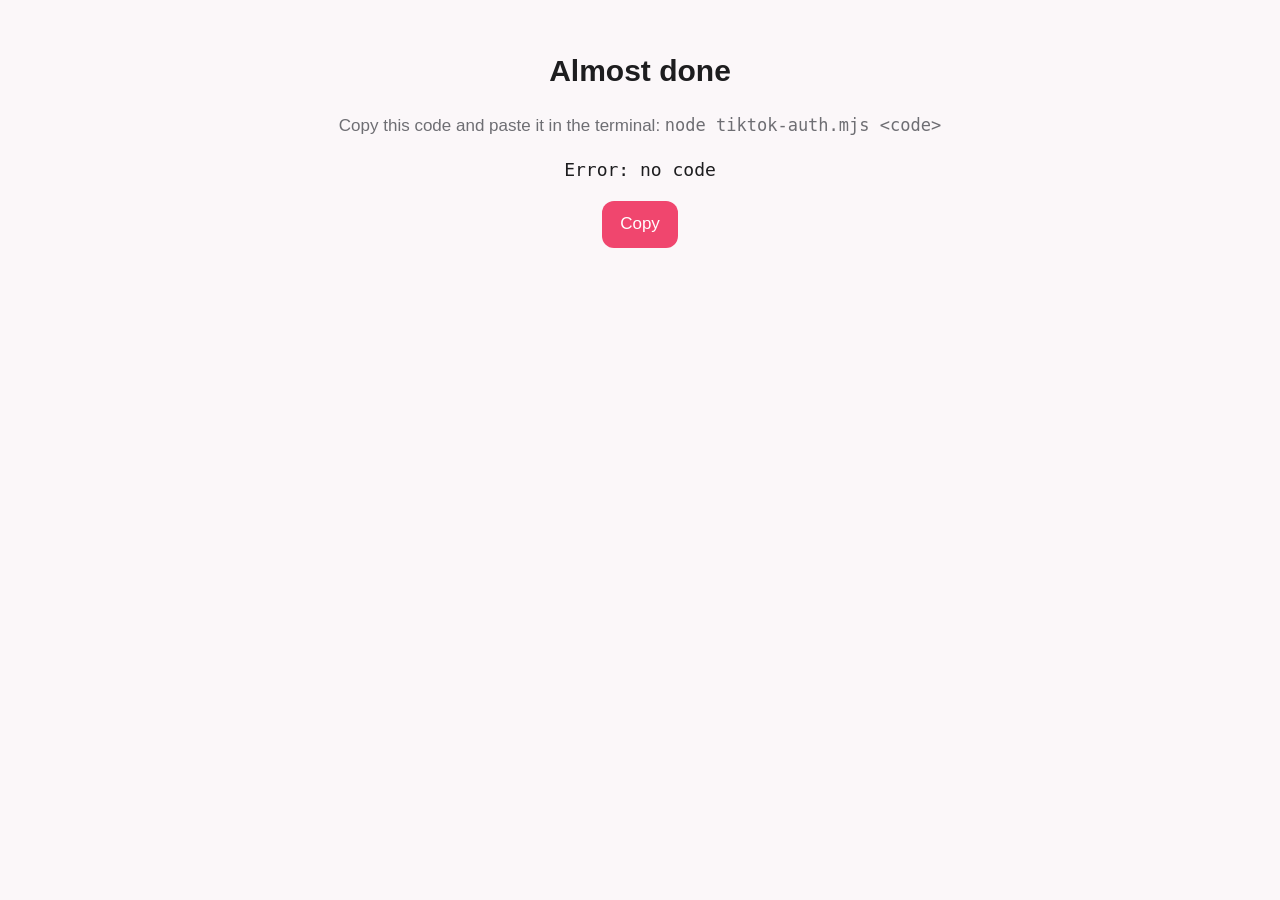
<file: tiktok-callback.html>
<!doctype html>
<html lang="en">
<head>
<meta charset="utf-8">
<meta name="viewport" content="width=device-width, initial-scale=1">
<meta name="robots" content="noindex">
<title>Magpie – TikTok connection</title>
<link rel="stylesheet" href="style.css">
</head>
<body>
<main style="text-align:center;padding:48px 16px">
  <h1>Almost done</h1>
  <p class="muted">Copy this code and paste it in the terminal: <code>node tiktok-auth.mjs &lt;code&gt;</code></p>
  <p><code id="code" style="font-size:18px;word-break:break-all"></code></p>
  <button id="copy" style="font:inherit;padding:10px 18px;border-radius:12px;border:0;background:var(--pink);color:#fff">Copy</button>
</main>
<script>
// Shows the one-time code TikTok sends back. Nothing is stored or sent anywhere.
const params = new URLSearchParams(location.search);
const code = params.get("code") || ("Error: " + (params.get("error_description") || params.get("error") || "no code"));
document.getElementById("code").textContent = code;
document.getElementById("copy").onclick = () => navigator.clipboard.writeText(code);
</script>
</body>
</html>
</file>
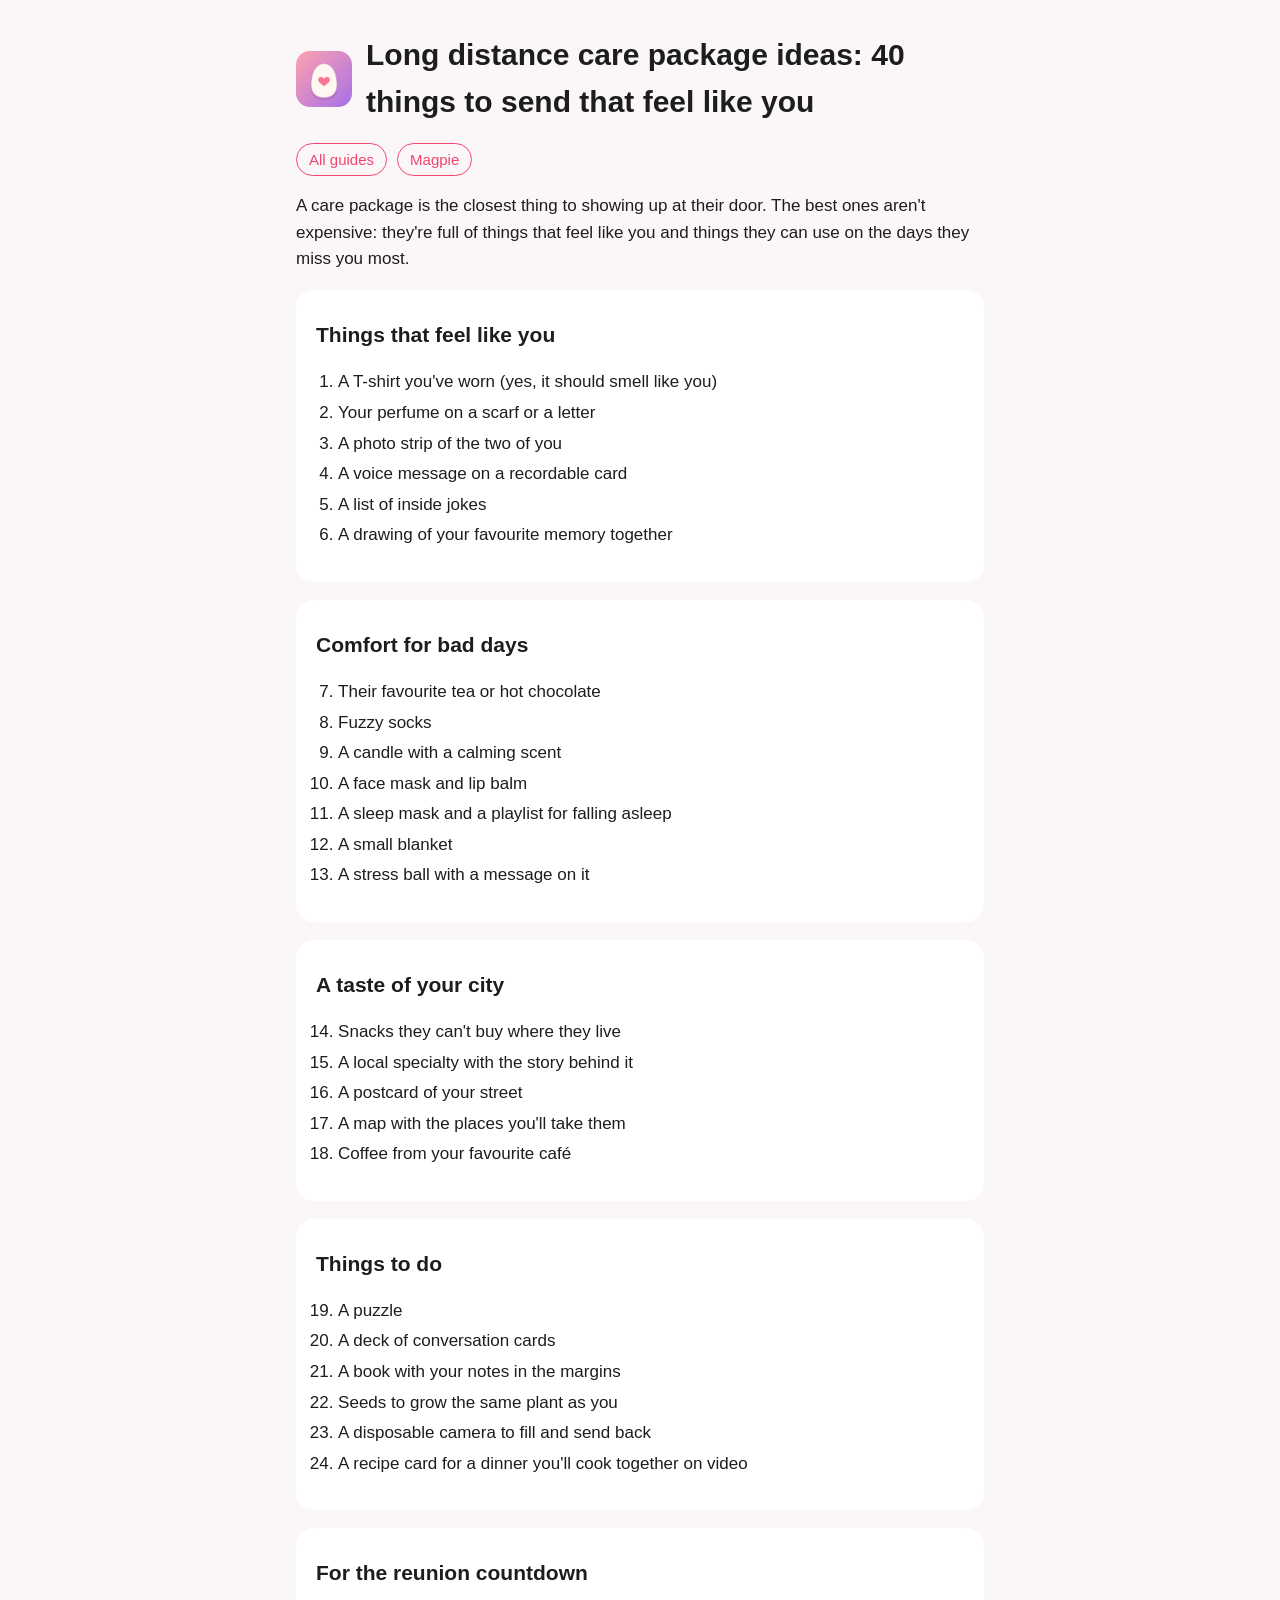
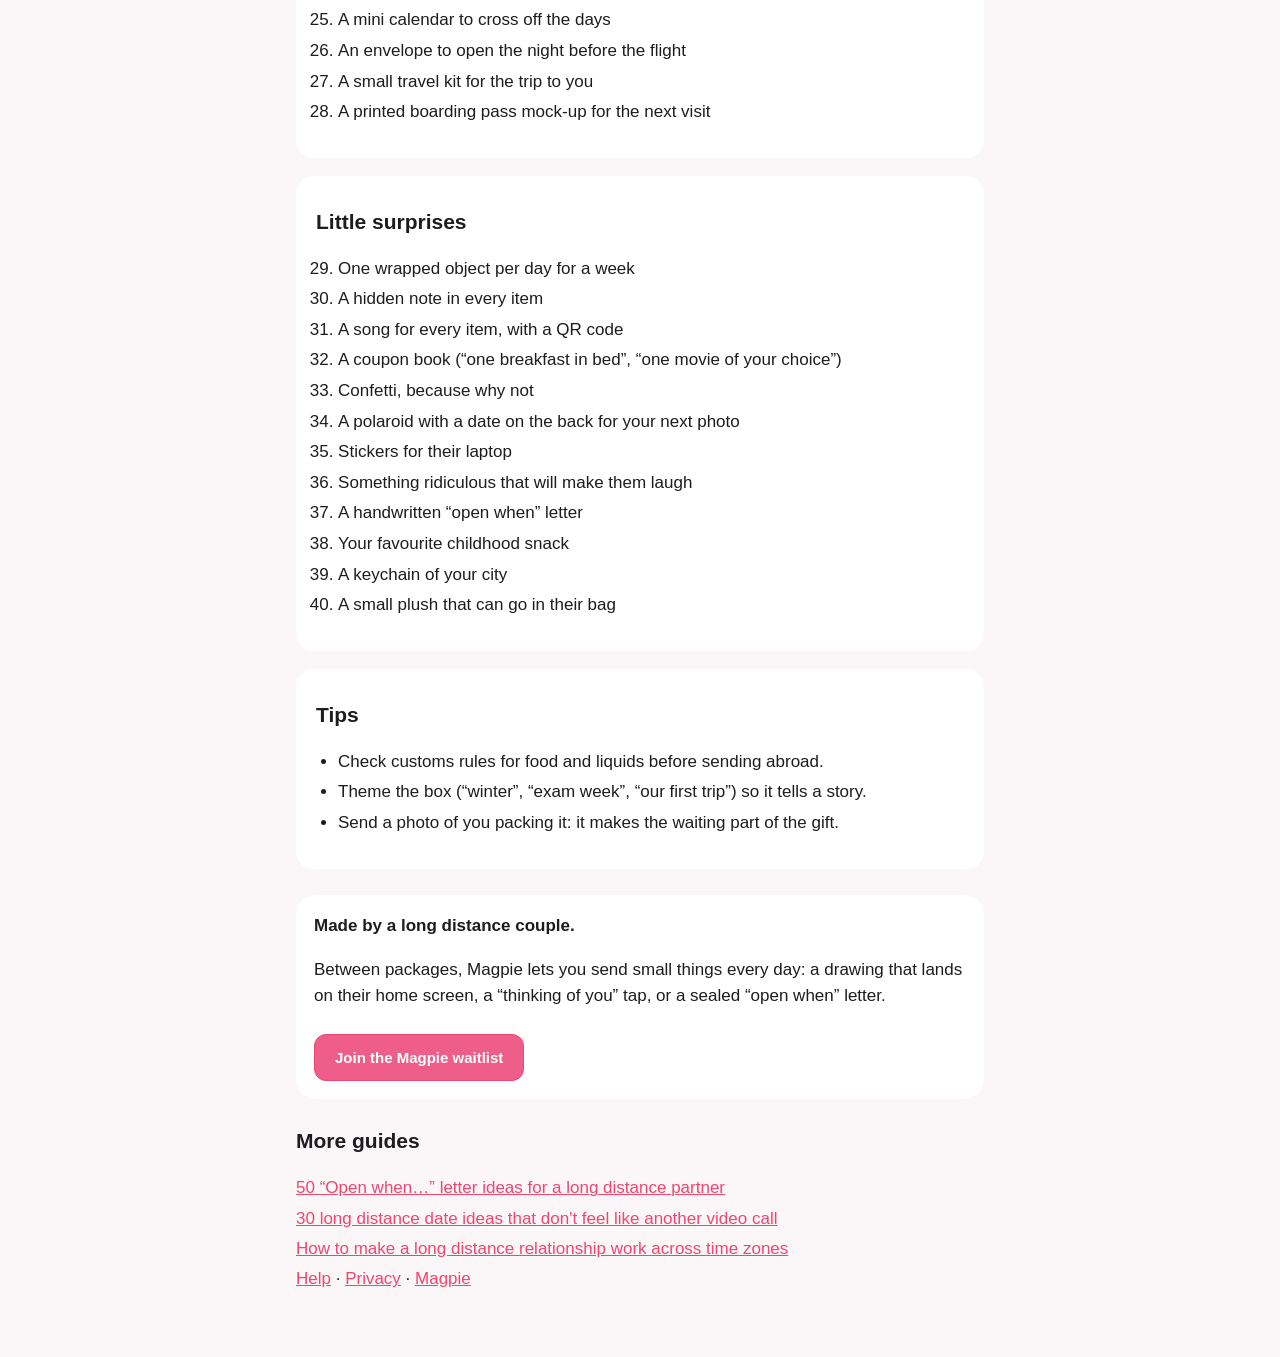
<file: guides/care-package-ideas.html>
<!doctype html>
<html lang="en">
<head>
<meta charset="utf-8">
<meta name="viewport" content="width=device-width, initial-scale=1">
<title>Long distance care package ideas: 40 things to send that feel like you</title>
<meta name="description" content="40 care package ideas for a long distance boyfriend or girlfriend: comfort items, things that smell like you, snacks from your city, notes and small surprises.">
<link rel="canonical" href="https://zwyss1234.github.io/magpie/guides/care-package-ideas.html">
<meta property="og:title" content="Long distance care package ideas: 40 things to send that feel like you">
<meta property="og:description" content="40 care package ideas for a long distance boyfriend or girlfriend: comfort items, things that smell like you, snacks from your city, notes and small surprises.">
<meta property="og:image" content="https://zwyss1234.github.io/magpie/icon.png">
<link rel="stylesheet" href="../style.css">
<style>
.guide h2 { margin-top: 1.2em; } .guide ol { padding-left: 1.3em; } .guide li { margin: .25em 0; }
.cta { background: var(--card, #fff); border-radius: 20px; padding: 18px; margin: 26px 0; }
.cta a.button { display: inline-block; margin-top: 8px; padding: 11px 20px; border-radius: 12px; background: #ef5d8a; color: #fff; font-weight: 600; text-decoration: none; }
.related a { display: block; margin: 4px 0; }
</style>
<script type="application/ld+json">{"@context": "https://schema.org", "@type": "Article", "headline": "Long distance care package ideas: 40 things to send that feel like you", "description": "40 care package ideas for a long distance boyfriend or girlfriend: comfort items, things that smell like you, snacks from your city, notes and small surprises.", "author": {"@type": "Organization", "name": "Magpie"}, "mainEntityOfPage": "https://zwyss1234.github.io/magpie/guides/care-package-ideas.html"}</script>
</head>
<body>
<main class="guide">
<header><img src="../icon.png" alt=""><h1>Long distance care package ideas: 40 things to send that feel like you</h1></header>
<nav class="lang"><a href="./">All guides</a><a href="../?src=guide">Magpie</a></nav>
<p>A care package is the closest thing to showing up at their door. The best ones aren&#x27;t expensive: they&#x27;re full of things that feel like you and things they can use on the days they miss you most.</p>
<section class="card"><h2>Things that feel like you</h2><ol start="1"><li>A T-shirt you&#x27;ve worn (yes, it should smell like you)</li><li>Your perfume on a scarf or a letter</li><li>A photo strip of the two of you</li><li>A voice message on a recordable card</li><li>A list of inside jokes</li><li>A drawing of your favourite memory together</li></ol></section>
<section class="card"><h2>Comfort for bad days</h2><ol start="7"><li>Their favourite tea or hot chocolate</li><li>Fuzzy socks</li><li>A candle with a calming scent</li><li>A face mask and lip balm</li><li>A sleep mask and a playlist for falling asleep</li><li>A small blanket</li><li>A stress ball with a message on it</li></ol></section>
<section class="card"><h2>A taste of your city</h2><ol start="14"><li>Snacks they can&#x27;t buy where they live</li><li>A local specialty with the story behind it</li><li>A postcard of your street</li><li>A map with the places you&#x27;ll take them</li><li>Coffee from your favourite café</li></ol></section>
<section class="card"><h2>Things to do</h2><ol start="19"><li>A puzzle</li><li>A deck of conversation cards</li><li>A book with your notes in the margins</li><li>Seeds to grow the same plant as you</li><li>A disposable camera to fill and send back</li><li>A recipe card for a dinner you&#x27;ll cook together on video</li></ol></section>
<section class="card"><h2>For the reunion countdown</h2><ol start="25"><li>A mini calendar to cross off the days</li><li>An envelope to open the night before the flight</li><li>A small travel kit for the trip to you</li><li>A printed boarding pass mock-up for the next visit</li></ol></section>
<section class="card"><h2>Little surprises</h2><ol start="29"><li>One wrapped object per day for a week</li><li>A hidden note in every item</li><li>A song for every item, with a QR code</li><li>A coupon book (“one breakfast in bed”, “one movie of your choice”)</li><li>Confetti, because why not</li><li>A polaroid with a date on the back for your next photo</li><li>Stickers for their laptop</li><li>Something ridiculous that will make them laugh</li><li>A handwritten “open when” letter</li><li>Your favourite childhood snack</li><li>A keychain of your city</li><li>A small plush that can go in their bag</li></ol></section>
<section class="card"><h2>Tips</h2><ul><li>Check customs rules for food and liquids before sending abroad.</li><li>Theme the box (“winter”, “exam week”, “our first trip”) so it tells a story.</li><li>Send a photo of you packing it: it makes the waiting part of the gift.</li></ul></section>
<div class="cta"><strong>Made by a long distance couple.</strong><p>Between packages, Magpie lets you send small things every day: a drawing that lands on their home screen, a “thinking of you” tap, or a sealed “open when” letter.</p><a class="button" href="../?src=guide-care-package-ideas">Join the Magpie waitlist</a></div>
<section class="related"><h2>More guides</h2><a href="open-when-letters.html">50 “Open when…” letter ideas for a long distance partner</a><a href="long-distance-date-ideas.html">30 long distance date ideas that don&#x27;t feel like another video call</a><a href="time-zones-long-distance.html">How to make a long distance relationship work across time zones</a></section>
<footer><a href="../help.html">Help</a> · <a href="../privacy.html">Privacy</a> · <a href="../?src=guide">Magpie</a></footer>
</main>
</body>
</html>
</file>
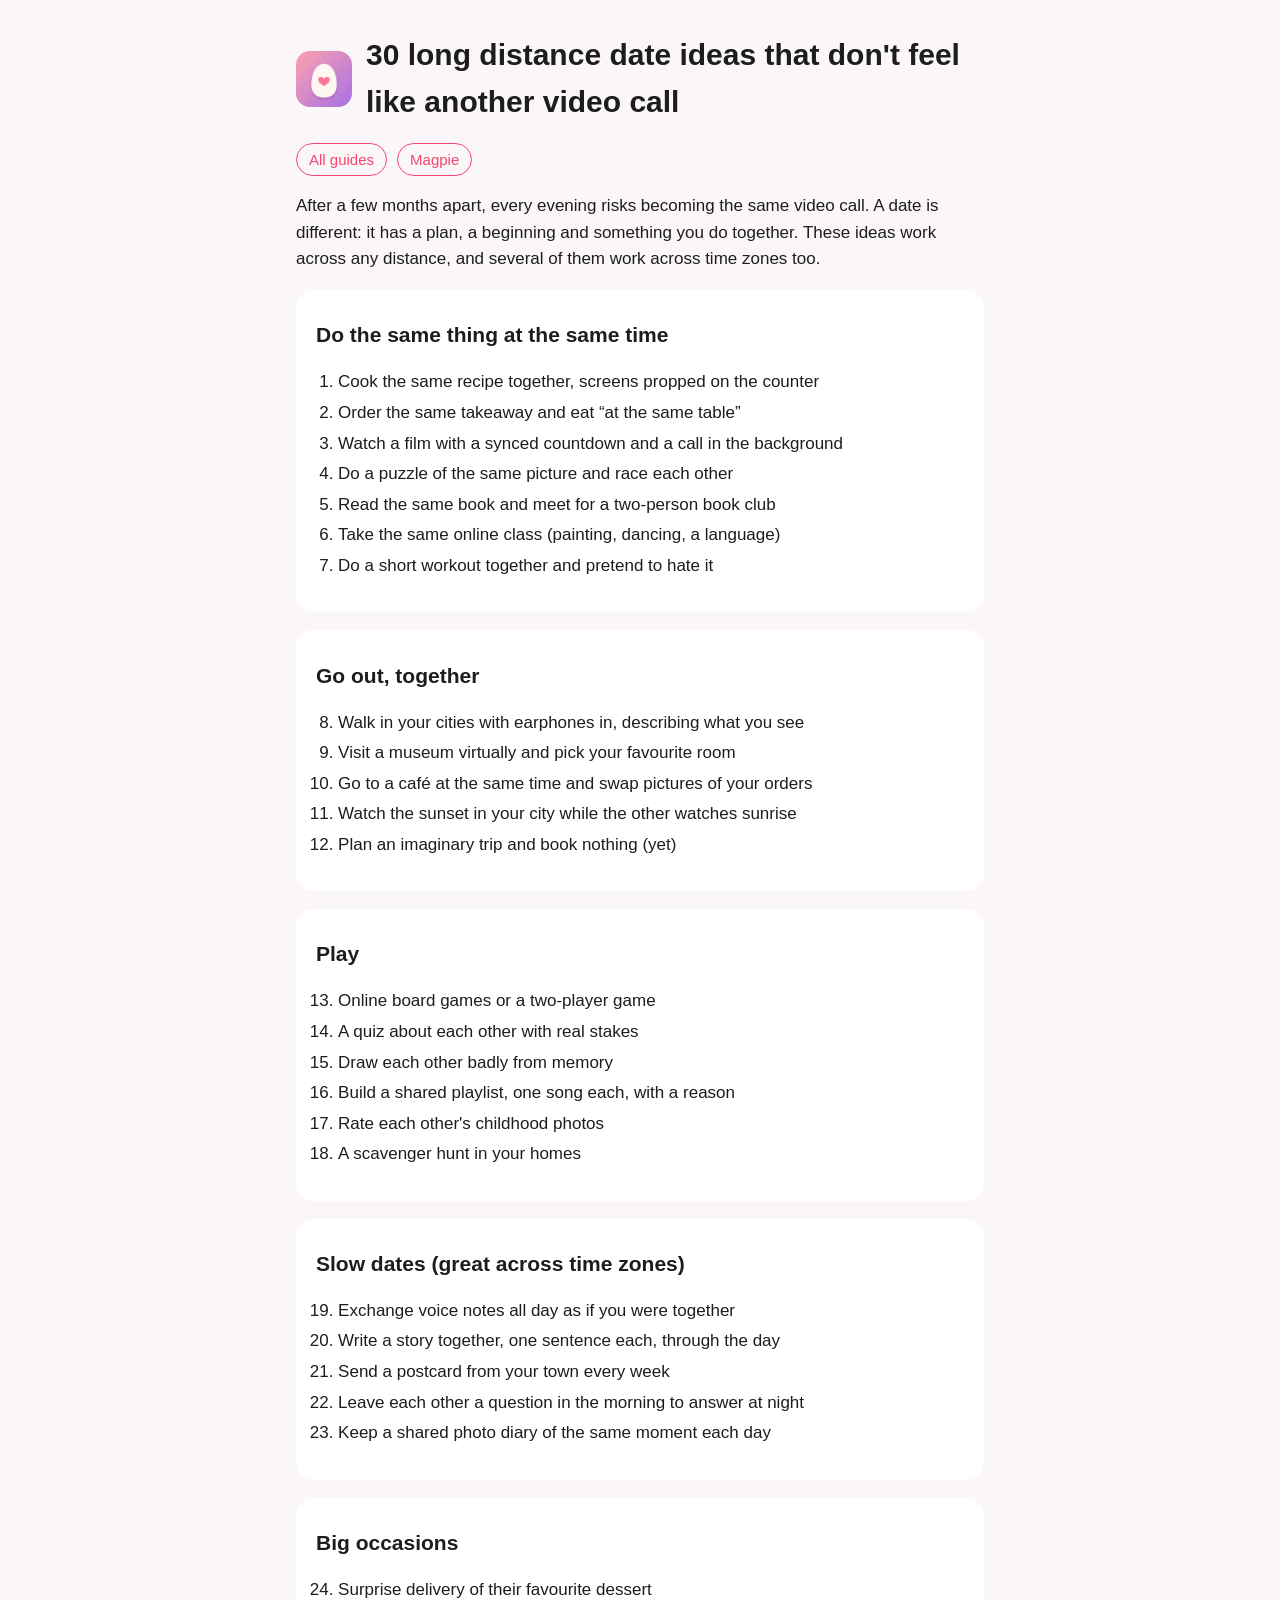
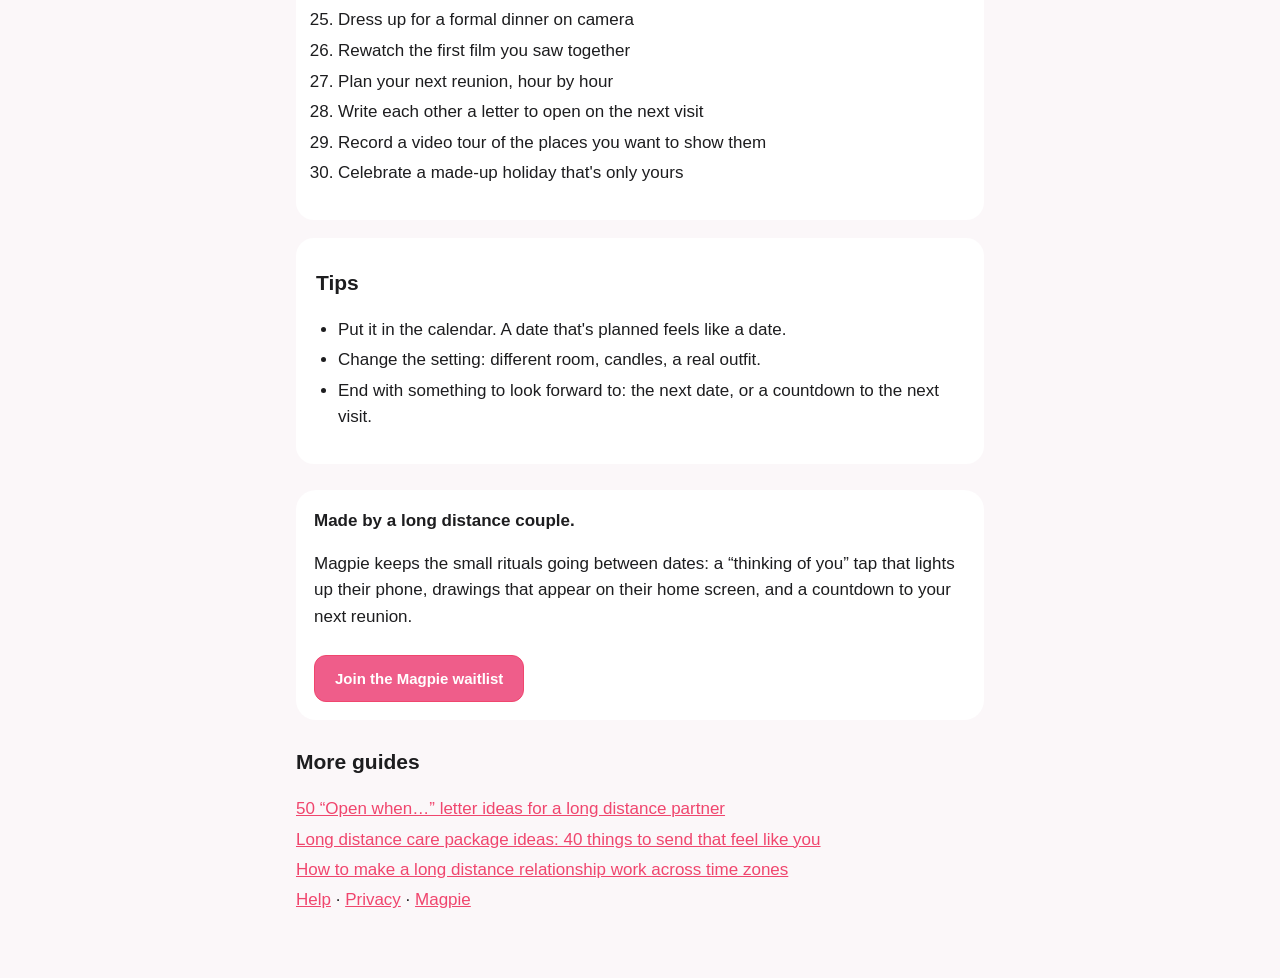
<file: guides/long-distance-date-ideas.html>
<!doctype html>
<html lang="en">
<head>
<meta charset="utf-8">
<meta name="viewport" content="width=device-width, initial-scale=1">
<title>30 long distance date ideas that don&#x27;t feel like another video call</title>
<meta name="description" content="30 long distance date ideas: watch parties, cooking together, games, walks on the phone, slow dates across time zones. Simple ideas that feel like real dates.">
<link rel="canonical" href="https://zwyss1234.github.io/magpie/guides/long-distance-date-ideas.html">
<meta property="og:title" content="30 long distance date ideas that don&#x27;t feel like another video call">
<meta property="og:description" content="30 long distance date ideas: watch parties, cooking together, games, walks on the phone, slow dates across time zones. Simple ideas that feel like real dates.">
<meta property="og:image" content="https://zwyss1234.github.io/magpie/icon.png">
<link rel="stylesheet" href="../style.css">
<style>
.guide h2 { margin-top: 1.2em; } .guide ol { padding-left: 1.3em; } .guide li { margin: .25em 0; }
.cta { background: var(--card, #fff); border-radius: 20px; padding: 18px; margin: 26px 0; }
.cta a.button { display: inline-block; margin-top: 8px; padding: 11px 20px; border-radius: 12px; background: #ef5d8a; color: #fff; font-weight: 600; text-decoration: none; }
.related a { display: block; margin: 4px 0; }
</style>
<script type="application/ld+json">{"@context": "https://schema.org", "@type": "Article", "headline": "30 long distance date ideas that don't feel like another video call", "description": "30 long distance date ideas: watch parties, cooking together, games, walks on the phone, slow dates across time zones. Simple ideas that feel like real dates.", "author": {"@type": "Organization", "name": "Magpie"}, "mainEntityOfPage": "https://zwyss1234.github.io/magpie/guides/long-distance-date-ideas.html"}</script>
</head>
<body>
<main class="guide">
<header><img src="../icon.png" alt=""><h1>30 long distance date ideas that don&#x27;t feel like another video call</h1></header>
<nav class="lang"><a href="./">All guides</a><a href="../?src=guide">Magpie</a></nav>
<p>After a few months apart, every evening risks becoming the same video call. A date is different: it has a plan, a beginning and something you do together. These ideas work across any distance, and several of them work across time zones too.</p>
<section class="card"><h2>Do the same thing at the same time</h2><ol start="1"><li>Cook the same recipe together, screens propped on the counter</li><li>Order the same takeaway and eat “at the same table”</li><li>Watch a film with a synced countdown and a call in the background</li><li>Do a puzzle of the same picture and race each other</li><li>Read the same book and meet for a two-person book club</li><li>Take the same online class (painting, dancing, a language)</li><li>Do a short workout together and pretend to hate it</li></ol></section>
<section class="card"><h2>Go out, together</h2><ol start="8"><li>Walk in your cities with earphones in, describing what you see</li><li>Visit a museum virtually and pick your favourite room</li><li>Go to a café at the same time and swap pictures of your orders</li><li>Watch the sunset in your city while the other watches sunrise</li><li>Plan an imaginary trip and book nothing (yet)</li></ol></section>
<section class="card"><h2>Play</h2><ol start="13"><li>Online board games or a two-player game</li><li>A quiz about each other with real stakes</li><li>Draw each other badly from memory</li><li>Build a shared playlist, one song each, with a reason</li><li>Rate each other&#x27;s childhood photos</li><li>A scavenger hunt in your homes</li></ol></section>
<section class="card"><h2>Slow dates (great across time zones)</h2><ol start="19"><li>Exchange voice notes all day as if you were together</li><li>Write a story together, one sentence each, through the day</li><li>Send a postcard from your town every week</li><li>Leave each other a question in the morning to answer at night</li><li>Keep a shared photo diary of the same moment each day</li></ol></section>
<section class="card"><h2>Big occasions</h2><ol start="24"><li>Surprise delivery of their favourite dessert</li><li>Dress up for a formal dinner on camera</li><li>Rewatch the first film you saw together</li><li>Plan your next reunion, hour by hour</li><li>Write each other a letter to open on the next visit</li><li>Record a video tour of the places you want to show them</li><li>Celebrate a made-up holiday that&#x27;s only yours</li></ol></section>
<section class="card"><h2>Tips</h2><ul><li>Put it in the calendar. A date that&#x27;s planned feels like a date.</li><li>Change the setting: different room, candles, a real outfit.</li><li>End with something to look forward to: the next date, or a countdown to the next visit.</li></ul></section>
<div class="cta"><strong>Made by a long distance couple.</strong><p>Magpie keeps the small rituals going between dates: a “thinking of you” tap that lights up their phone, drawings that appear on their home screen, and a countdown to your next reunion.</p><a class="button" href="../?src=guide-long-distance-date-ideas">Join the Magpie waitlist</a></div>
<section class="related"><h2>More guides</h2><a href="open-when-letters.html">50 “Open when…” letter ideas for a long distance partner</a><a href="care-package-ideas.html">Long distance care package ideas: 40 things to send that feel like you</a><a href="time-zones-long-distance.html">How to make a long distance relationship work across time zones</a></section>
<footer><a href="../help.html">Help</a> · <a href="../privacy.html">Privacy</a> · <a href="../?src=guide">Magpie</a></footer>
</main>
</body>
</html>
</file>
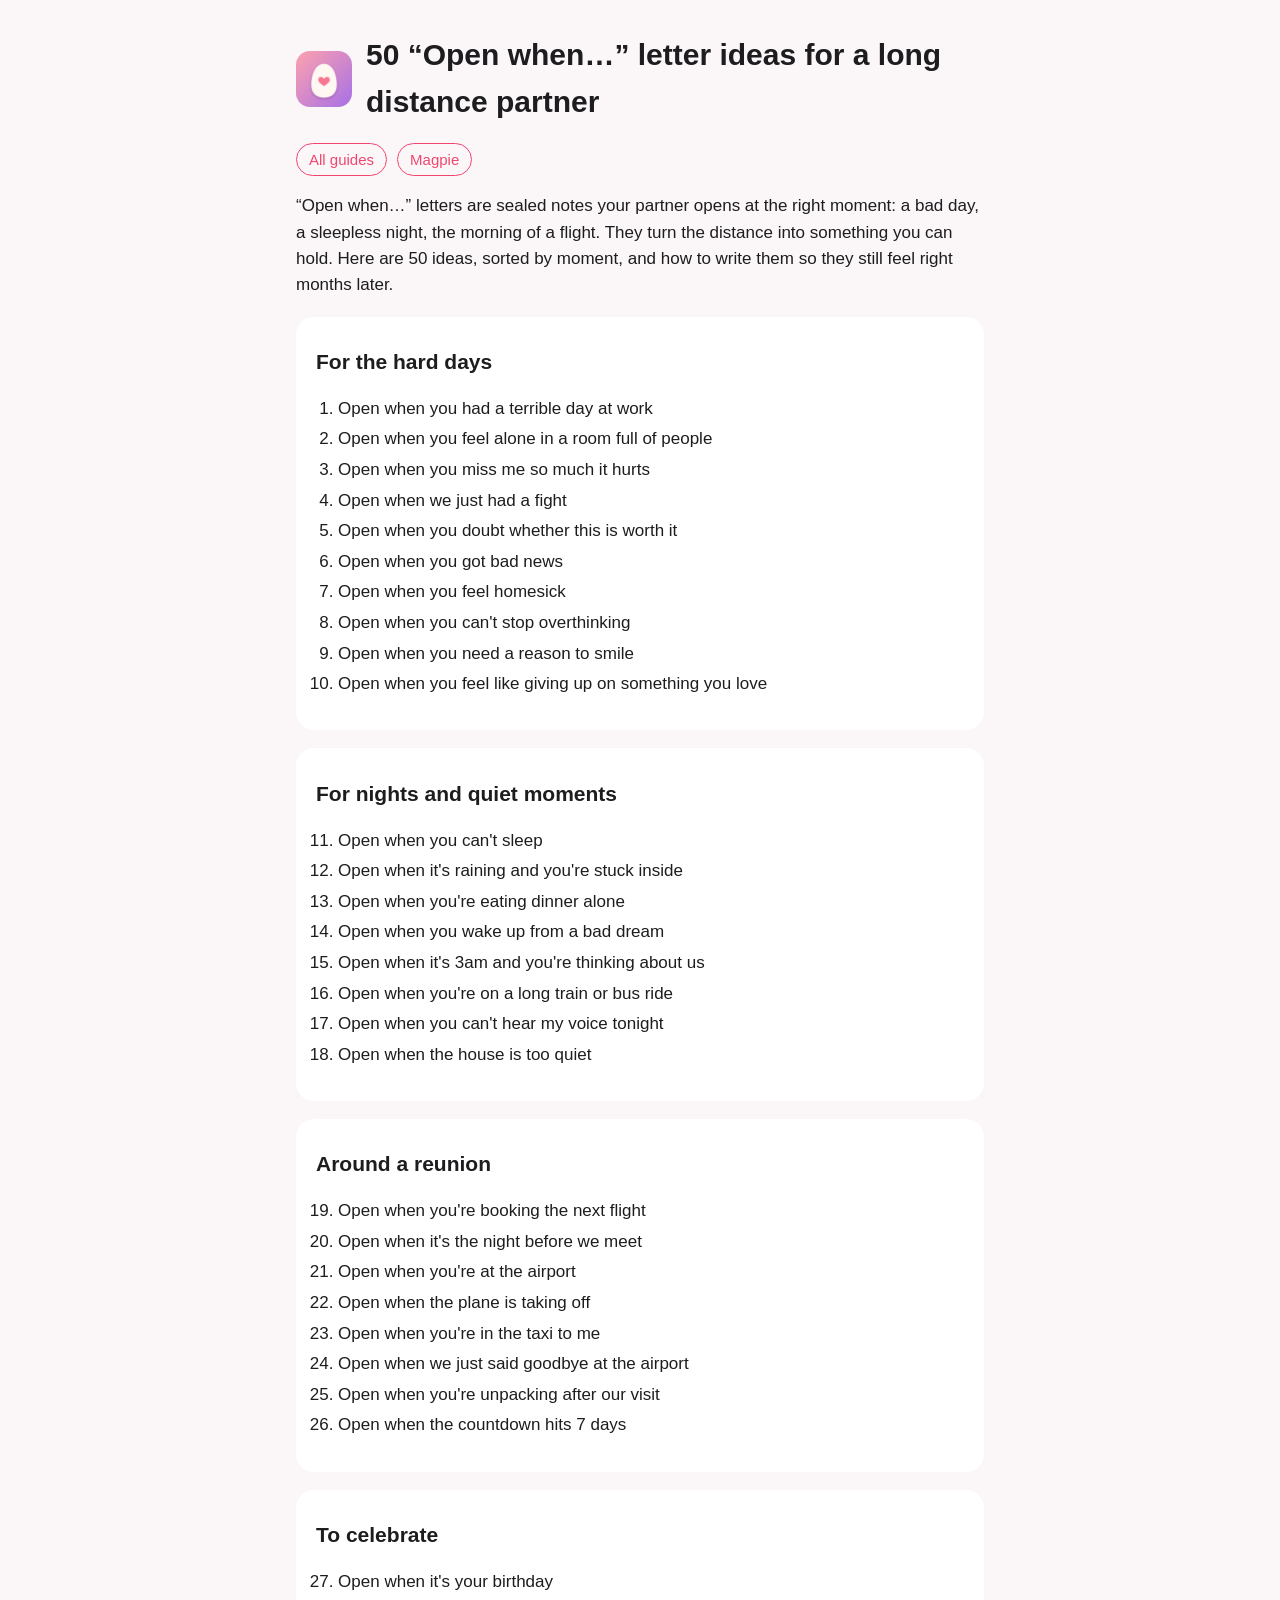
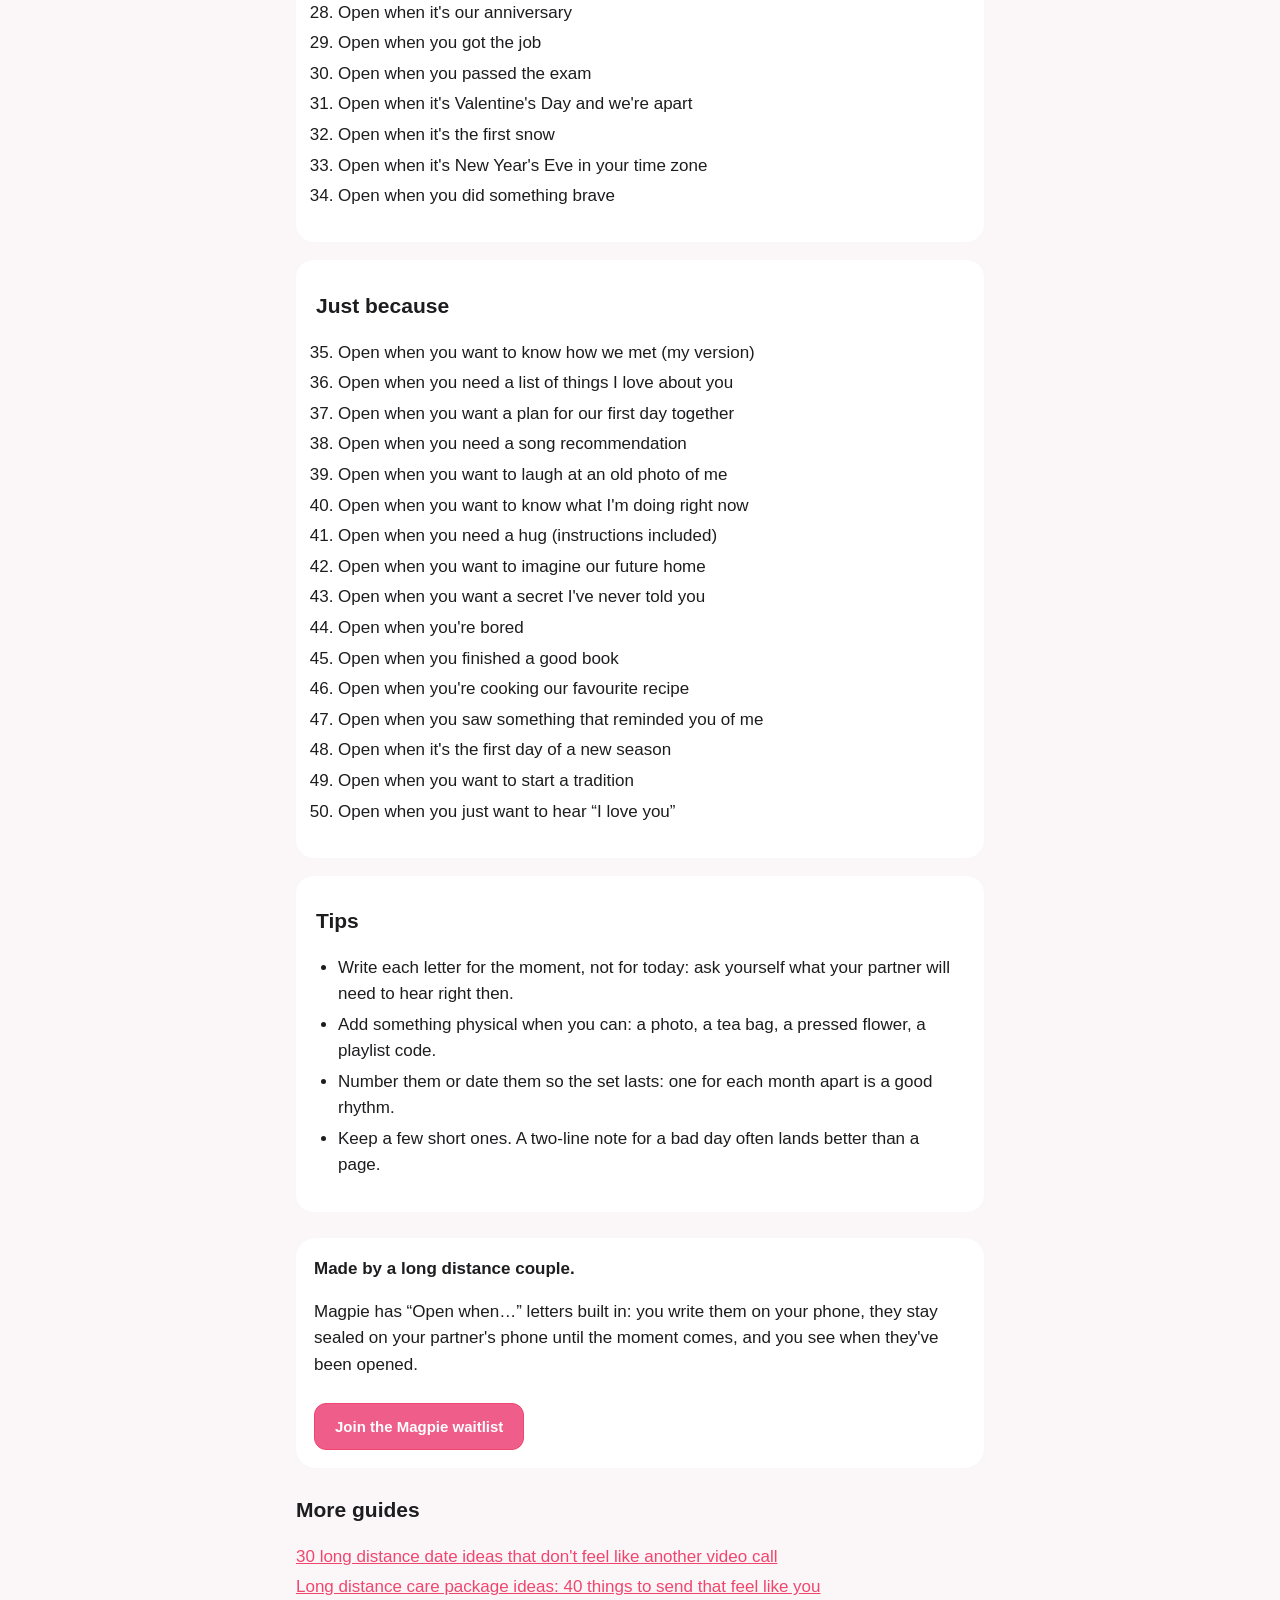
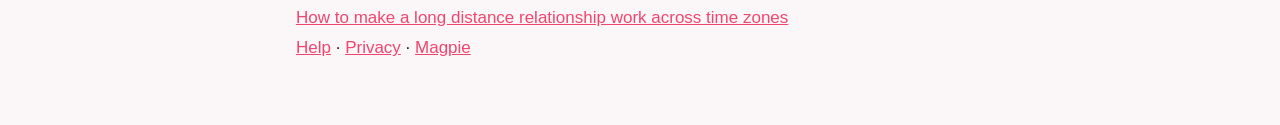
<file: guides/open-when-letters.html>
<!doctype html>
<html lang="en">
<head>
<meta charset="utf-8">
<meta name="viewport" content="width=device-width, initial-scale=1">
<title>50 “Open when…” letter ideas for a long distance partner</title>
<meta name="description" content="50 ideas of “open when” letters for your long distance partner, sorted by moment: hard days, nights, before the flight, celebrations. With tips to write them.">
<link rel="canonical" href="https://zwyss1234.github.io/magpie/guides/open-when-letters.html">
<meta property="og:title" content="50 “Open when…” letter ideas for a long distance partner">
<meta property="og:description" content="50 ideas of “open when” letters for your long distance partner, sorted by moment: hard days, nights, before the flight, celebrations. With tips to write them.">
<meta property="og:image" content="https://zwyss1234.github.io/magpie/icon.png">
<link rel="stylesheet" href="../style.css">
<style>
.guide h2 { margin-top: 1.2em; } .guide ol { padding-left: 1.3em; } .guide li { margin: .25em 0; }
.cta { background: var(--card, #fff); border-radius: 20px; padding: 18px; margin: 26px 0; }
.cta a.button { display: inline-block; margin-top: 8px; padding: 11px 20px; border-radius: 12px; background: #ef5d8a; color: #fff; font-weight: 600; text-decoration: none; }
.related a { display: block; margin: 4px 0; }
</style>
<script type="application/ld+json">{"@context": "https://schema.org", "@type": "Article", "headline": "50 “Open when…” letter ideas for a long distance partner", "description": "50 ideas of “open when” letters for your long distance partner, sorted by moment: hard days, nights, before the flight, celebrations. With tips to write them.", "author": {"@type": "Organization", "name": "Magpie"}, "mainEntityOfPage": "https://zwyss1234.github.io/magpie/guides/open-when-letters.html"}</script>
</head>
<body>
<main class="guide">
<header><img src="../icon.png" alt=""><h1>50 “Open when…” letter ideas for a long distance partner</h1></header>
<nav class="lang"><a href="./">All guides</a><a href="../?src=guide">Magpie</a></nav>
<p>“Open when…” letters are sealed notes your partner opens at the right moment: a bad day, a sleepless night, the morning of a flight. They turn the distance into something you can hold. Here are 50 ideas, sorted by moment, and how to write them so they still feel right months later.</p>
<section class="card"><h2>For the hard days</h2><ol start="1"><li>Open when you had a terrible day at work</li><li>Open when you feel alone in a room full of people</li><li>Open when you miss me so much it hurts</li><li>Open when we just had a fight</li><li>Open when you doubt whether this is worth it</li><li>Open when you got bad news</li><li>Open when you feel homesick</li><li>Open when you can&#x27;t stop overthinking</li><li>Open when you need a reason to smile</li><li>Open when you feel like giving up on something you love</li></ol></section>
<section class="card"><h2>For nights and quiet moments</h2><ol start="11"><li>Open when you can&#x27;t sleep</li><li>Open when it&#x27;s raining and you&#x27;re stuck inside</li><li>Open when you&#x27;re eating dinner alone</li><li>Open when you wake up from a bad dream</li><li>Open when it&#x27;s 3am and you&#x27;re thinking about us</li><li>Open when you&#x27;re on a long train or bus ride</li><li>Open when you can&#x27;t hear my voice tonight</li><li>Open when the house is too quiet</li></ol></section>
<section class="card"><h2>Around a reunion</h2><ol start="19"><li>Open when you&#x27;re booking the next flight</li><li>Open when it&#x27;s the night before we meet</li><li>Open when you&#x27;re at the airport</li><li>Open when the plane is taking off</li><li>Open when you&#x27;re in the taxi to me</li><li>Open when we just said goodbye at the airport</li><li>Open when you&#x27;re unpacking after our visit</li><li>Open when the countdown hits 7 days</li></ol></section>
<section class="card"><h2>To celebrate</h2><ol start="27"><li>Open when it&#x27;s your birthday</li><li>Open when it&#x27;s our anniversary</li><li>Open when you got the job</li><li>Open when you passed the exam</li><li>Open when it&#x27;s Valentine&#x27;s Day and we&#x27;re apart</li><li>Open when it&#x27;s the first snow</li><li>Open when it&#x27;s New Year&#x27;s Eve in your time zone</li><li>Open when you did something brave</li></ol></section>
<section class="card"><h2>Just because</h2><ol start="35"><li>Open when you want to know how we met (my version)</li><li>Open when you need a list of things I love about you</li><li>Open when you want a plan for our first day together</li><li>Open when you need a song recommendation</li><li>Open when you want to laugh at an old photo of me</li><li>Open when you want to know what I&#x27;m doing right now</li><li>Open when you need a hug (instructions included)</li><li>Open when you want to imagine our future home</li><li>Open when you want a secret I&#x27;ve never told you</li><li>Open when you&#x27;re bored</li><li>Open when you finished a good book</li><li>Open when you&#x27;re cooking our favourite recipe</li><li>Open when you saw something that reminded you of me</li><li>Open when it&#x27;s the first day of a new season</li><li>Open when you want to start a tradition</li><li>Open when you just want to hear “I love you”</li></ol></section>
<section class="card"><h2>Tips</h2><ul><li>Write each letter for the moment, not for today: ask yourself what your partner will need to hear right then.</li><li>Add something physical when you can: a photo, a tea bag, a pressed flower, a playlist code.</li><li>Number them or date them so the set lasts: one for each month apart is a good rhythm.</li><li>Keep a few short ones. A two-line note for a bad day often lands better than a page.</li></ul></section>
<div class="cta"><strong>Made by a long distance couple.</strong><p>Magpie has “Open when…” letters built in: you write them on your phone, they stay sealed on your partner&#x27;s phone until the moment comes, and you see when they&#x27;ve been opened.</p><a class="button" href="../?src=guide-open-when-letters">Join the Magpie waitlist</a></div>
<section class="related"><h2>More guides</h2><a href="long-distance-date-ideas.html">30 long distance date ideas that don&#x27;t feel like another video call</a><a href="care-package-ideas.html">Long distance care package ideas: 40 things to send that feel like you</a><a href="time-zones-long-distance.html">How to make a long distance relationship work across time zones</a></section>
<footer><a href="../help.html">Help</a> · <a href="../privacy.html">Privacy</a> · <a href="../?src=guide">Magpie</a></footer>
</main>
</body>
</html>
</file>
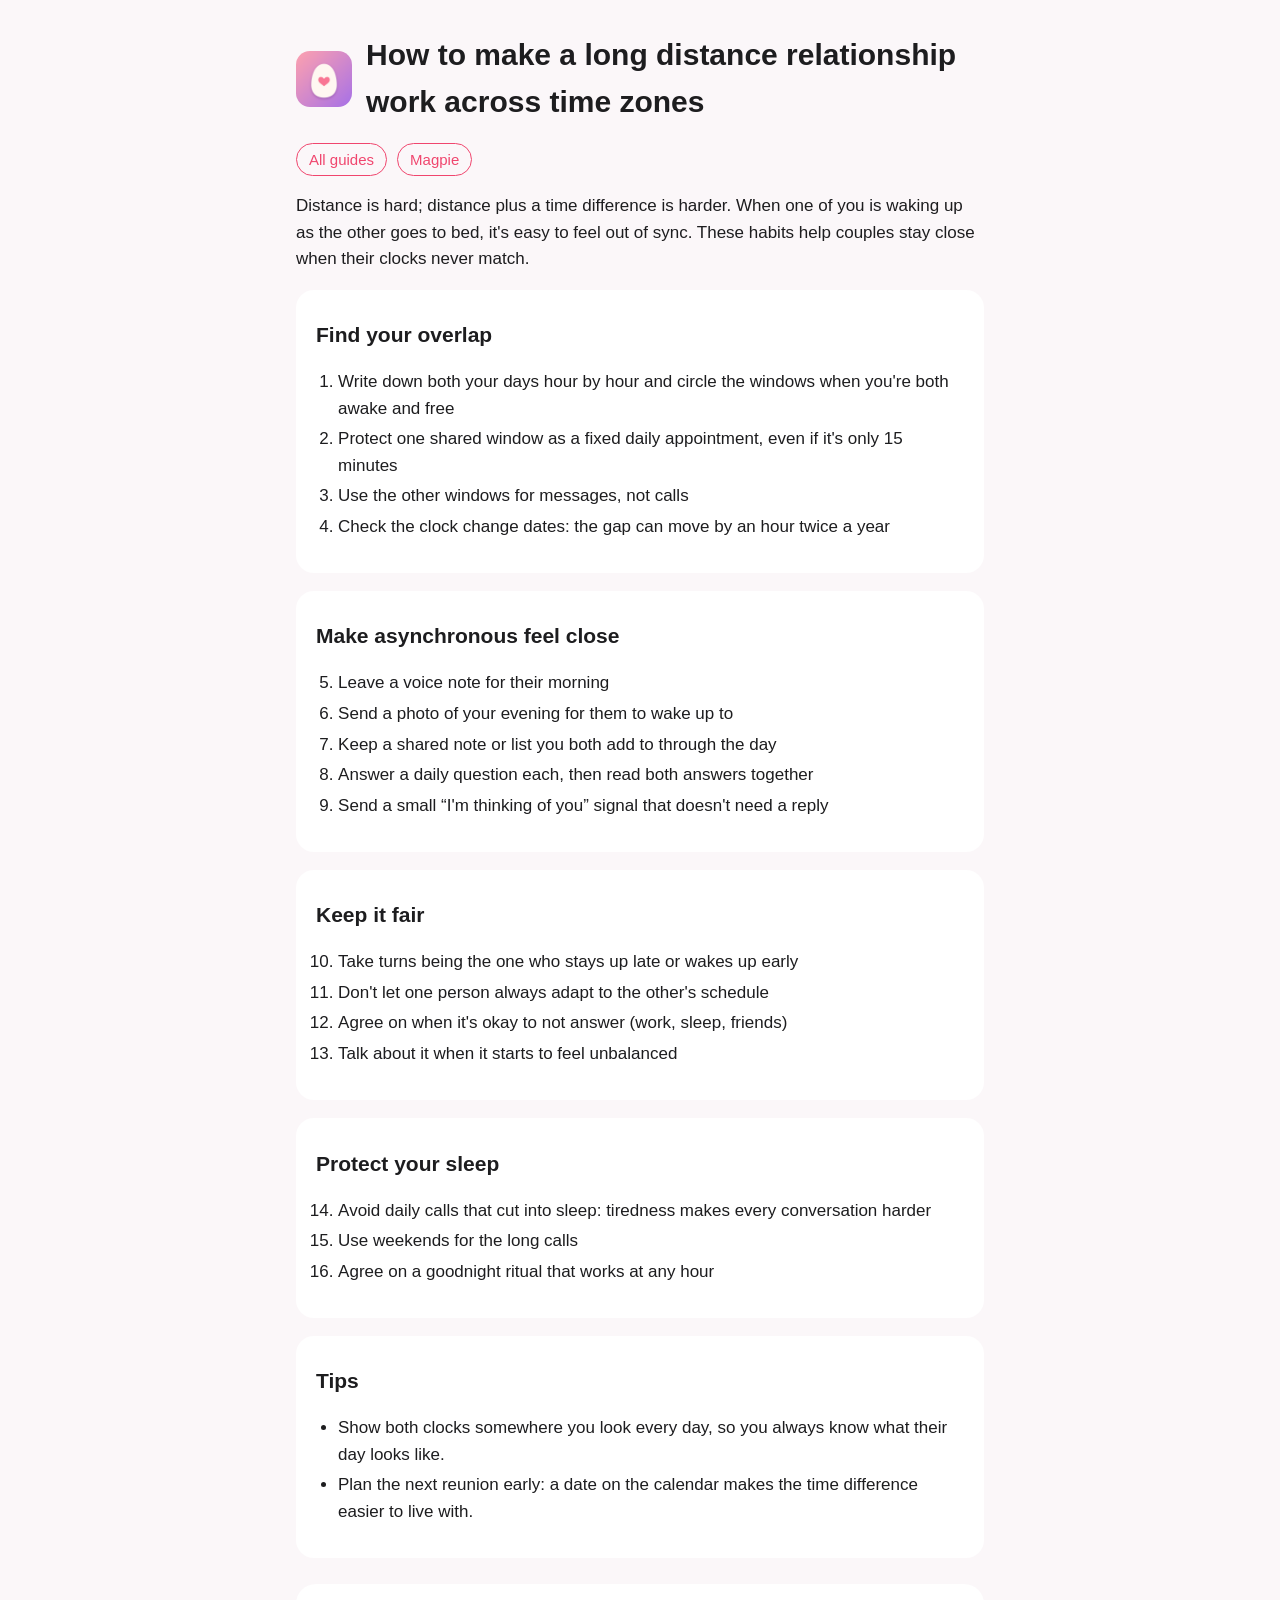
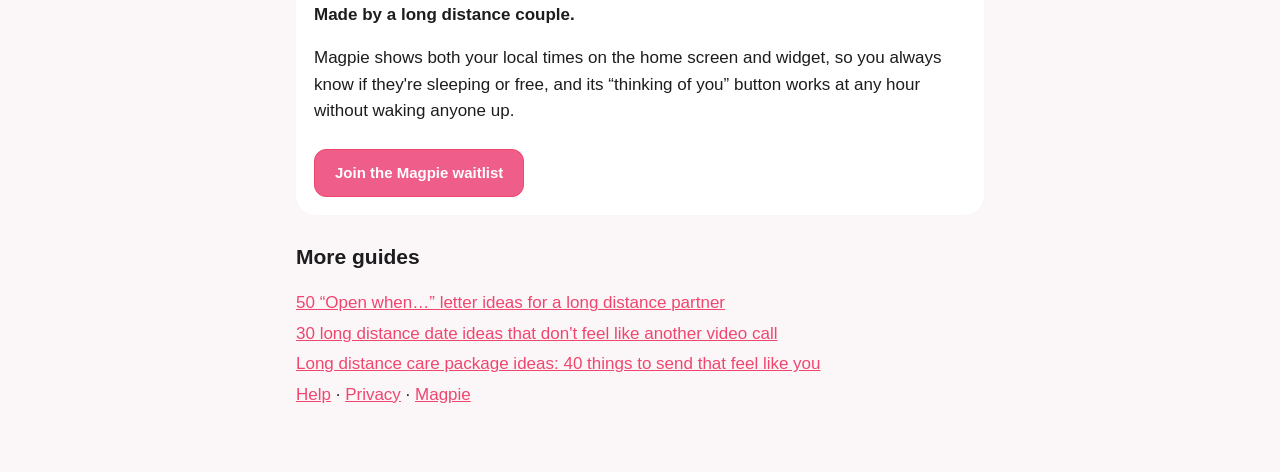
<file: guides/time-zones-long-distance.html>
<!doctype html>
<html lang="en">
<head>
<meta charset="utf-8">
<meta name="viewport" content="width=device-width, initial-scale=1">
<title>How to make a long distance relationship work across time zones</title>
<meta name="description" content="Practical tips for couples in different time zones: finding your overlap, routines, asynchronous messages, sleep, and how to keep it fair for both of you.">
<link rel="canonical" href="https://zwyss1234.github.io/magpie/guides/time-zones-long-distance.html">
<meta property="og:title" content="How to make a long distance relationship work across time zones">
<meta property="og:description" content="Practical tips for couples in different time zones: finding your overlap, routines, asynchronous messages, sleep, and how to keep it fair for both of you.">
<meta property="og:image" content="https://zwyss1234.github.io/magpie/icon.png">
<link rel="stylesheet" href="../style.css">
<style>
.guide h2 { margin-top: 1.2em; } .guide ol { padding-left: 1.3em; } .guide li { margin: .25em 0; }
.cta { background: var(--card, #fff); border-radius: 20px; padding: 18px; margin: 26px 0; }
.cta a.button { display: inline-block; margin-top: 8px; padding: 11px 20px; border-radius: 12px; background: #ef5d8a; color: #fff; font-weight: 600; text-decoration: none; }
.related a { display: block; margin: 4px 0; }
</style>
<script type="application/ld+json">{"@context": "https://schema.org", "@type": "Article", "headline": "How to make a long distance relationship work across time zones", "description": "Practical tips for couples in different time zones: finding your overlap, routines, asynchronous messages, sleep, and how to keep it fair for both of you.", "author": {"@type": "Organization", "name": "Magpie"}, "mainEntityOfPage": "https://zwyss1234.github.io/magpie/guides/time-zones-long-distance.html"}</script>
</head>
<body>
<main class="guide">
<header><img src="../icon.png" alt=""><h1>How to make a long distance relationship work across time zones</h1></header>
<nav class="lang"><a href="./">All guides</a><a href="../?src=guide">Magpie</a></nav>
<p>Distance is hard; distance plus a time difference is harder. When one of you is waking up as the other goes to bed, it&#x27;s easy to feel out of sync. These habits help couples stay close when their clocks never match.</p>
<section class="card"><h2>Find your overlap</h2><ol start="1"><li>Write down both your days hour by hour and circle the windows when you&#x27;re both awake and free</li><li>Protect one shared window as a fixed daily appointment, even if it&#x27;s only 15 minutes</li><li>Use the other windows for messages, not calls</li><li>Check the clock change dates: the gap can move by an hour twice a year</li></ol></section>
<section class="card"><h2>Make asynchronous feel close</h2><ol start="5"><li>Leave a voice note for their morning</li><li>Send a photo of your evening for them to wake up to</li><li>Keep a shared note or list you both add to through the day</li><li>Answer a daily question each, then read both answers together</li><li>Send a small “I&#x27;m thinking of you” signal that doesn&#x27;t need a reply</li></ol></section>
<section class="card"><h2>Keep it fair</h2><ol start="10"><li>Take turns being the one who stays up late or wakes up early</li><li>Don&#x27;t let one person always adapt to the other&#x27;s schedule</li><li>Agree on when it&#x27;s okay to not answer (work, sleep, friends)</li><li>Talk about it when it starts to feel unbalanced</li></ol></section>
<section class="card"><h2>Protect your sleep</h2><ol start="14"><li>Avoid daily calls that cut into sleep: tiredness makes every conversation harder</li><li>Use weekends for the long calls</li><li>Agree on a goodnight ritual that works at any hour</li></ol></section>
<section class="card"><h2>Tips</h2><ul><li>Show both clocks somewhere you look every day, so you always know what their day looks like.</li><li>Plan the next reunion early: a date on the calendar makes the time difference easier to live with.</li></ul></section>
<div class="cta"><strong>Made by a long distance couple.</strong><p>Magpie shows both your local times on the home screen and widget, so you always know if they&#x27;re sleeping or free, and its “thinking of you” button works at any hour without waking anyone up.</p><a class="button" href="../?src=guide-time-zones-long-distance">Join the Magpie waitlist</a></div>
<section class="related"><h2>More guides</h2><a href="open-when-letters.html">50 “Open when…” letter ideas for a long distance partner</a><a href="long-distance-date-ideas.html">30 long distance date ideas that don&#x27;t feel like another video call</a><a href="care-package-ideas.html">Long distance care package ideas: 40 things to send that feel like you</a></section>
<footer><a href="../help.html">Help</a> · <a href="../privacy.html">Privacy</a> · <a href="../?src=guide">Magpie</a></footer>
</main>
</body>
</html>
</file>
<file: style.css>
:root { color-scheme: light dark; --pink: #f0466e; --text: #1d1d1f; --muted: #6e6e73; --bg: #fbf7f9; --card: #ffffff; }
@media (prefers-color-scheme: dark) { :root { --text: #f5f5f7; --muted: #a1a1a6; --bg: #141214; --card: #1f1c1f; } }
* { box-sizing: border-box; }
body { margin: 0; font: 17px/1.55 -apple-system, BlinkMacSystemFont, "Segoe UI", sans-serif; color: var(--text); background: var(--bg); }
main { max-width: 720px; margin: 0 auto; padding: 32px 16px 64px; }
header { display: flex; align-items: center; gap: 14px; margin-bottom: 8px; }
header img { width: 56px; height: 56px; border-radius: 14px; }
h1 { font-size: 30px; margin: 0; }
h2 { margin-top: 36px; font-size: 21px; }
h3 { margin-top: 24px; font-size: 17px; }
.muted { color: var(--muted); }
nav.lang { margin: 18px 0 8px; display: flex; gap: 10px; flex-wrap: wrap; }
nav.lang a, .button { color: var(--pink); text-decoration: none; border: 1px solid var(--pink); border-radius: 999px; padding: 4px 12px; font-size: 15px; }
section.card { background: var(--card); border-radius: 18px; padding: 4px 20px 16px; margin-top: 18px; }
a { color: var(--pink); }
ul { padding-left: 22px; }
</file>
